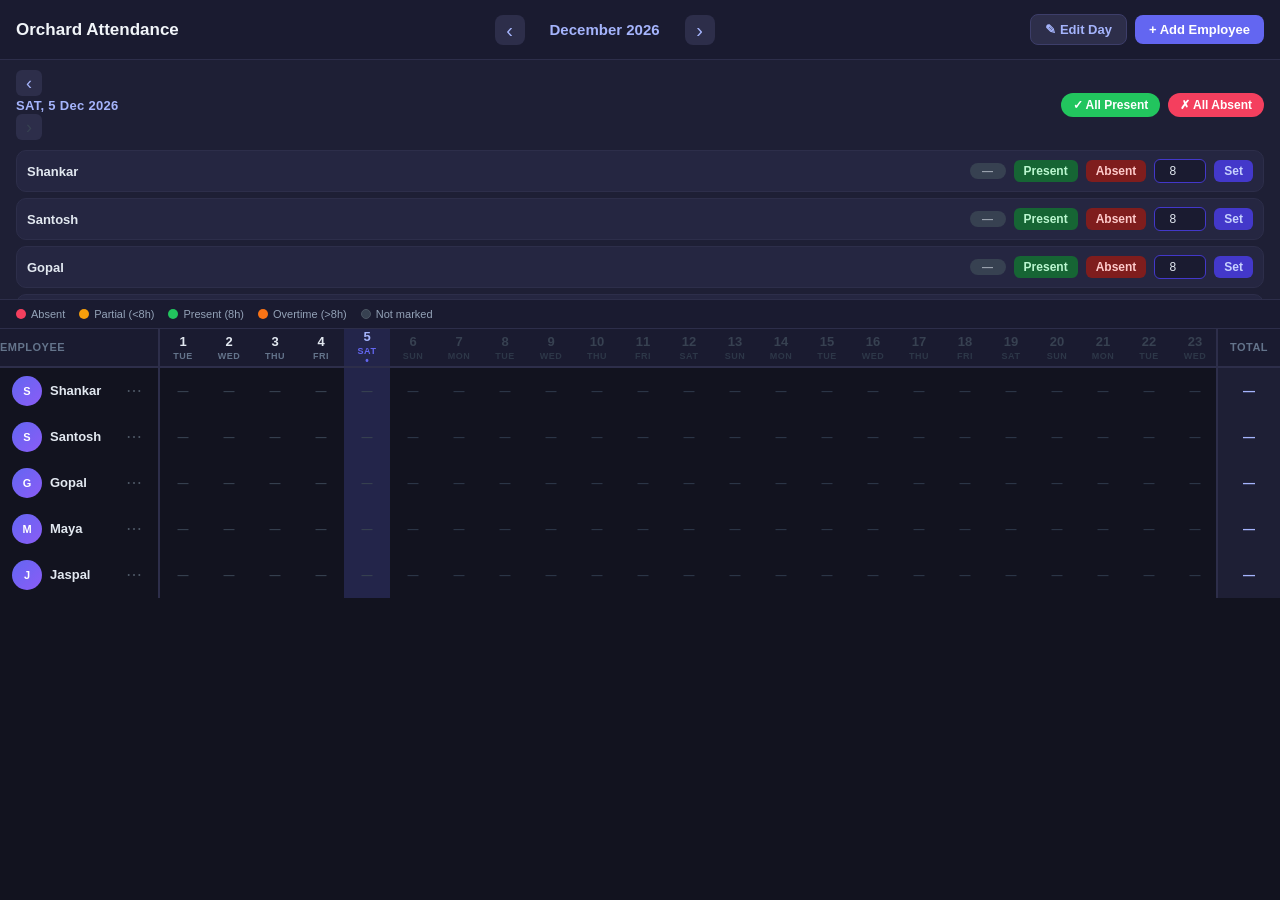
<file: docs/index.html>
<!DOCTYPE html>
<html lang="en">
<head>
  <meta charset="UTF-8" />
  <meta name="viewport" content="width=device-width, initial-scale=1.0" />
  <title>Orchard Attendance</title>
  <style>
/* ── Reset ──────────────────────────────────────────────────────────────── */
*, *::before, *::after { box-sizing: border-box; margin: 0; padding: 0; }

html, body { height: 100%; }

body {
  font-family: -apple-system, BlinkMacSystemFont, 'Segoe UI', Roboto, sans-serif;
  background: #12131f;
  color: #e2e8f0;
  display: flex;
  flex-direction: column;
  min-height: 100vh;
  overflow-x: hidden;
}

.view { display: flex; flex-direction: column; height: 100vh; overflow: hidden; }


/* ══════════════════════════════════════════════════════════
   MONTH VIEW – HEADER
══════════════════════════════════════════════════════════ */
.app-header {
  display: flex;
  align-items: center;
  justify-content: space-between;
  gap: 10px;
  padding: 14px 16px;
  background: #1a1b30;
  border-bottom: 1px solid #2d2e4a;
  flex-shrink: 0;
  flex-wrap: wrap;
}

.app-title {
  font-size: 17px;
  font-weight: 700;
  color: #f1f5f9;
  white-space: nowrap;
}

.month-nav-row {
  display: flex;
  align-items: center;
  gap: 10px;
}

.month-label {
  font-size: 15px;
  font-weight: 600;
  color: #a5b4fc;
  min-width: 140px;
  text-align: center;
}

.nav-btn {
  background: #2d2e4a;
  border: none;
  color: #a5b4fc;
  font-size: 20px;
  line-height: 1;
  width: 30px;
  height: 30px;
  border-radius: 8px;
  cursor: pointer;
  display: flex;
  align-items: center;
  justify-content: center;
  transition: background 0.15s;
}
.nav-btn:hover { background: #3d3e6a; }

.add-emp-btn {
  background: #6366f1;
  color: #fff;
  border: none;
  padding: 7px 14px;
  border-radius: 8px;
  font-size: 13px;
  font-weight: 600;
  cursor: pointer;
  white-space: nowrap;
  transition: background 0.2s;
}
.add-emp-btn:hover { background: #4f46e5; }

.header-actions {
  display: flex;
  align-items: center;
  gap: 8px;
  flex-wrap: wrap;
}

.edit-day-btn {
  background: #2d2e4a;
  color: #a5b4fc;
  border: 1px solid #3d3e6a;
  padding: 7px 14px;
  border-radius: 8px;
  font-size: 13px;
  font-weight: 600;
  cursor: pointer;
  white-space: nowrap;
  transition: background 0.2s;
}
.edit-day-btn:hover { background: #3d3e6a; }


/* ══════════════════════════════════════════════════════════
   QUICK MARK PANEL
══════════════════════════════════════════════════════════ */
.quick-panel {
  background: #1e1f35;
  border-bottom: 1px solid #2d2e4a;
  padding: 10px 16px 12px;
  flex-shrink: 0;
  max-height: 240px;
  overflow-y: auto;
}

.quick-panel-hdr {
  display: flex;
  align-items: center;
  justify-content: space-between;
  gap: 10px;
  margin-bottom: 10px;
  flex-wrap: wrap;
}

.day-nav-btn {
  background: #2d2e4a;
  border: none;
  color: #a5b4fc;
  font-size: 18px;
  line-height: 1;
  width: 26px;
  height: 26px;
  border-radius: 6px;
  cursor: pointer;
  display: flex;
  align-items: center;
  justify-content: center;
  flex-shrink: 0;
  transition: background 0.15s;
}
.day-nav-btn:hover:not(:disabled) { background: #3d3e6a; }
.day-nav-btn:disabled { color: #374151; cursor: default; }

.quick-date-label {
  font-size: 13px;
  font-weight: 700;
  color: #a5b4fc;
  letter-spacing: 0.3px;
}

.bulk-actions {
  display: flex;
  gap: 8px;
}

.bulk-btn {
  padding: 5px 12px;
  border: none;
  border-radius: 20px;
  font-size: 12px;
  font-weight: 700;
  cursor: pointer;
  transition: opacity 0.2s;
}
.bulk-btn:hover { opacity: 0.85; }
.bulk-present { background: #22c55e; color: #fff; }
.bulk-absent  { background: #f43f5e; color: #fff; }

.quick-hint {
  font-size: 13px;
  color: #64748b;
  padding: 8px 0;
}

/* Employee quick-mark cards */
.quick-emp-list {
  display: flex;
  flex-direction: column;
  gap: 6px;
}

.qcard {
  display: flex;
  align-items: center;
  gap: 8px;
  padding: 8px 10px;
  background: #252641;
  border-radius: 10px;
  border: 1px solid #2d2e4a;
  flex-wrap: wrap;
}

.qcard-name {
  font-size: 13px;
  font-weight: 600;
  color: #e2e8f0;
  min-width: 80px;
  flex: 1;
}

.qcard-badge {
  font-size: 11px;
  font-weight: 700;
  padding: 2px 8px;
  border-radius: 10px;
  min-width: 36px;
  text-align: center;
}
.badge-unmarked  { background: #374151; color: #9ca3af; }
.badge-present   { background: #16a34a; color: #fff; }
.badge-absent    { background: #dc2626; color: #fff; }
.badge-partial   { background: #d97706; color: #fff; }
.badge-overtime  { background: #ea580c; color: #fff; }

.qbtn {
  padding: 4px 10px;
  border: none;
  border-radius: 6px;
  font-size: 12px;
  font-weight: 600;
  cursor: pointer;
  transition: opacity 0.15s;
}
.qbtn:hover { opacity: 0.8; }
.qbtn-present { background: #166534; color: #bbf7d0; }
.qbtn-absent  { background: #7f1d1d; color: #fecaca; }
.qbtn-set     { background: #4338ca; color: #c7d2fe; }

.qhrs-input {
  width: 52px;
  padding: 4px 6px;
  border-radius: 6px;
  border: 1px solid #4338ca;
  background: #1a1b30;
  color: #e2e8f0;
  font-size: 12px;
  text-align: center;
}

.qcard-future {
  font-size: 11px;
  color: #4b5563;
  font-style: italic;
}


/* ══════════════════════════════════════════════════════════
   LEGEND
══════════════════════════════════════════════════════════ */
.legend-bar {
  display: flex;
  align-items: center;
  gap: 14px;
  padding: 8px 16px;
  background: #1a1b30;
  border-bottom: 1px solid #2d2e4a;
  flex-shrink: 0;
  overflow-x: auto;
  white-space: nowrap;
}

.li {
  display: inline-flex;
  align-items: center;
  gap: 5px;
  font-size: 11px;
  color: #94a3b8;
}

.ld {
  width: 10px;
  height: 10px;
  border-radius: 50%;
  flex-shrink: 0;
}
.ld-absent   { background: #f43f5e; }
.ld-partial  { background: #f59e0b; }
.ld-present  { background: #22c55e; }
.ld-overtime { background: #f97316; }
.ld-unmarked { background: #374151; border: 1px solid #4b5563; }


/* ══════════════════════════════════════════════════════════
   ATTENDANCE GRID
══════════════════════════════════════════════════════════ */
.grid-outer {
  flex: 1;
  overflow: auto;
  position: relative;
}

.att-table {
  border-collapse: separate;
  border-spacing: 0;
  min-width: max-content;
  width: 100%;
}

/* ── Header row ── */
.att-table thead th {
  position: sticky;
  top: 0;
  z-index: 3;
  background: #1a1b30;
  border-bottom: 2px solid #2d2e4a;
  white-space: nowrap;
  padding: 0;
}

/* ── Employee column (sticky left) ── */
.th-emp, .td-emp {
  position: sticky;
  left: 0;
  z-index: 4;
  background: #1a1b30;
  min-width: 160px;
  max-width: 200px;
}
.th-emp { z-index: 6; } /* corner: sticky both top and left */
.td-emp { background: #12131f; border-right: 2px solid #2d2e4a; }

/* ── Total column (sticky right) ── */
.th-total, .td-total {
  position: sticky;
  right: 0;
  z-index: 4;
  background: #1a1b30;
  min-width: 64px;
  text-align: center;
}
.th-total { z-index: 6; } /* corner */
.td-total {
  background: #1e1f35;
  font-weight: 700;
  color: #a5b4fc;
  border-left: 2px solid #2d2e4a;
  font-size: 12px;
  padding: 0 10px;
}

/* ── Header cells ── */
.th-emp {
  padding: 10px 12px;
  font-size: 11px;
  font-weight: 700;
  color: #64748b;
  letter-spacing: 0.5px;
  text-align: left;
  border-right: 2px solid #2d2e4a;
}

.th-total {
  padding: 10px 8px;
  font-size: 11px;
  font-weight: 700;
  color: #64748b;
  letter-spacing: 0.5px;
  border-left: 2px solid #2d2e4a;
}

.th-day {
  padding: 6px 4px;
  text-align: center;
  min-width: 46px;
  cursor: pointer;
  transition: background 0.15s;
  user-select: none;
}
.th-day:hover { background: #252641; }

.th-dnum {
  display: block;
  font-size: 13px;
  font-weight: 700;
  color: #e2e8f0;
  line-height: 1.2;
}
.th-dname {
  display: block;
  font-size: 9px;
  color: #64748b;
  letter-spacing: 0.5px;
  margin-top: 1px;
}
.today-bullet {
  display: block;
  font-size: 10px;
  color: #6366f1;
  line-height: 1;
}

/* Today column */
.col-today .th-dnum { color: #6366f1; }
.col-today .th-dname { color: #6366f1; }
.col-today { background: #1c1e3a; }

/* Future column */
.col-future .th-dnum { color: #374151; }
.col-future .th-dname { color: #2d3748; }

/* Selected column */
.col-selected { background: #23254a !important; }
.col-selected .th-dnum { color: #a5b4fc; }

/* ── Body rows ── */
.att-table tbody tr {
  border-bottom: 1px solid #1e1f35;
}
.att-table tbody tr:hover .td-emp { background: #1e1f35; }

/* ── Day cells ── */
.td-day {
  text-align: center;
  font-size: 11px;
  font-weight: 600;
  padding: 10px 4px;
  cursor: pointer;
  transition: background 0.12s, opacity 0.12s;
  color: #94a3b8;
}
.td-day:hover { background: #252641; }

.td-day.cell-future { color: #2d3748; cursor: default; }
.td-day.cell-future:hover { background: transparent; }

/* Column highlighting */
.td-day.cell-today-col { background: #1c1e3a; }
.td-day.cell-sel-col   { background: #23254a; }

/* Attendance status colours */
.cell-present  { color: #4ade80; }
.cell-absent   { color: #f87171; }
.cell-partial  { color: #fbbf24; }
.cell-overtime { color: #fb923c; }
.cell-unmarked { color: #374151; }

/* ── Employee name cell ── */
.emp-row-cell {
  display: flex;
  align-items: center;
  gap: 8px;
  padding: 8px 12px;
}

.emp-av {
  width: 30px;
  height: 30px;
  border-radius: 50%;
  background: linear-gradient(135deg, #6366f1, #8b5cf6);
  display: flex;
  align-items: center;
  justify-content: center;
  font-size: 11px;
  font-weight: 700;
  color: #fff;
  flex-shrink: 0;
}

.emp-nm {
  font-size: 13px;
  font-weight: 600;
  color: #e2e8f0;
  cursor: pointer;
  flex: 1;
  white-space: nowrap;
  overflow: hidden;
  text-overflow: ellipsis;
  transition: color 0.15s;
}
.emp-nm:hover { color: #a5b4fc; text-decoration: underline; }

.emp-menu {
  background: none;
  border: none;
  color: #4b5563;
  font-size: 16px;
  cursor: pointer;
  padding: 2px 4px;
  border-radius: 4px;
  flex-shrink: 0;
  line-height: 1;
  transition: color 0.15s, background 0.15s;
}
.emp-menu:hover { color: #a5b4fc; background: #2d2e4a; }


/* ══════════════════════════════════════════════════════════
   EMPLOYEE VIEW
══════════════════════════════════════════════════════════ */
.emp-header {
  display: flex;
  align-items: center;
  justify-content: space-between;
  padding: 14px 16px;
  background: #fff;
  border-bottom: 1px solid #f0f0f0;
  flex-shrink: 0;
}

.back-btn {
  background: none;
  border: none;
  font-size: 15px;
  font-weight: 600;
  color: #6366f1;
  cursor: pointer;
  padding: 4px 0;
}

.emp-header-title {
  font-size: 16px;
  font-weight: 700;
  color: #1a1a2e;
}

#employee-view {
  background: #f8fafc;
  overflow-y: auto;
}

/* ── Profile Card ── */
.ep-profile-card {
  display: flex;
  align-items: center;
  gap: 16px;
  padding: 20px 20px 16px;
  background: #fff;
  flex-wrap: wrap;
}

.ep-avatar {
  width: 68px;
  height: 68px;
  border-radius: 50%;
  background: linear-gradient(135deg, #6366f1, #8b5cf6);
  display: flex;
  align-items: center;
  justify-content: center;
  font-size: 22px;
  font-weight: 800;
  color: #fff;
  flex-shrink: 0;
}

.ep-name {
  font-size: 20px;
  font-weight: 800;
  color: #1a1a2e;
}

.ep-role {
  font-size: 13px;
  color: #6b7280;
  margin-top: 3px;
}

/* ── Edit button in profile card ── */
.ep-edit-btn {
  margin-left: auto;
  flex-shrink: 0;
  align-self: flex-start;
  background: #f3f4f6;
  border: 1px solid #e5e7eb;
  color: #6366f1;
  font-size: 13px;
  font-weight: 600;
  padding: 7px 14px;
  border-radius: 8px;
  cursor: pointer;
  transition: background 0.15s;
  white-space: nowrap;
}
.ep-edit-btn:hover { background: #e5e7eb; }

/* ── Wage badge in profile card ── */
.ep-wage-badge {
  font-size: 12px;
  font-weight: 700;
  color: #16a34a;
  margin-top: 5px;
  display: inline-block;
}
.ep-wage-unset {
  color: #9ca3af;
  font-weight: 400;
  font-style: italic;
}

/* ── Stats Row ── */
.ep-stats-row {
  display: flex;
  align-items: stretch;
  flex-wrap: wrap;
  margin: 0 16px 14px;
  background: #fff;
  border-radius: 14px;
  border: 1px solid #e5e7eb;
  overflow: hidden;
}

.ep-stat {
  flex: 1;
  display: flex;
  flex-direction: column;
  align-items: center;
  justify-content: center;
  padding: 14px 8px;
  gap: 4px;
}

.ep-stat-num {
  font-size: 22px;
  font-weight: 800;
  color: #1a1a2e;
}

.ep-stat-lbl {
  font-size: 11px;
  color: #9ca3af;
  text-align: center;
}

.ep-stat-money { color: #16a34a; }
.ep-stat-muted { color: #d1d5db; }

.ep-stat-divider {
  width: 1px;
  background: #e5e7eb;
  margin: 10px 0;
}

/* ── Calendar nav ── */
.ep-cal-nav {
  display: flex;
  align-items: center;
  justify-content: space-between;
  padding: 10px 20px 6px;
}

.ep-cal-month {
  font-size: 15px;
  font-weight: 700;
  color: #1a1a2e;
}

.ep-nav-btn {
  background: #f3f4f6;
  border: none;
  width: 32px;
  height: 32px;
  border-radius: 8px;
  font-size: 18px;
  cursor: pointer;
  color: #374151;
  display: flex;
  align-items: center;
  justify-content: center;
  transition: background 0.15s;
}
.ep-nav-btn:hover { background: #e5e7eb; }

/* ── Calendar grid ── */
.ep-calendar {
  padding: 0 16px 8px;
}

.ep-cal-header {
  display: grid;
  grid-template-columns: repeat(7, 1fr);
  margin-bottom: 4px;
}

.ep-cal-header span {
  text-align: center;
  font-size: 11px;
  font-weight: 700;
  color: #9ca3af;
  padding: 6px 0;
}

.ep-cal-grid {
  display: grid;
  grid-template-columns: repeat(7, 1fr);
  gap: 4px;
}

.ep-day {
  aspect-ratio: 1;
  display: flex;
  align-items: center;
  justify-content: center;
  border-radius: 50%;
  font-size: 13px;
  font-weight: 500;
  cursor: pointer;
  color: #374151;
  transition: all 0.12s;
  user-select: none;
  position: relative;
}

.ep-day.empty { pointer-events: none; }

.ep-day.ep-future { color: #d1d5db; cursor: default; pointer-events: none; }

.ep-day.ep-today {
  font-weight: 800;
  box-shadow: 0 0 0 2px #6366f1;
  color: #6366f1;
}

.ep-day:not(.empty):not(.ep-future):hover {
  background: #f3f4f6;
}

/* Attendance states on calendar */
.ep-day.ep-present  { background: #22c55e; color: #fff; }
.ep-day.ep-absent   { background: #f43f5e; color: #fff; }
.ep-day.ep-partial  { background: linear-gradient(135deg, #22c55e 50%, #fbbf24 50%); color: #fff; }
.ep-day.ep-overtime { background: #f97316; color: #fff; }
.ep-day.ep-unmarked { color: #374151; }

/* today + status combo */
.ep-day.ep-today.ep-present  { background: #16a34a; box-shadow: 0 0 0 2px #16a34a; color: #fff; }
.ep-day.ep-today.ep-absent   { background: #e11d48; box-shadow: 0 0 0 2px #e11d48; color: #fff; }
.ep-day.ep-today.ep-partial  { background: linear-gradient(135deg, #16a34a 50%, #d97706 50%); box-shadow: 0 0 0 2px #16a34a; color: #fff; }
.ep-day.ep-today.ep-overtime { background: #ea580c; box-shadow: 0 0 0 2px #ea580c; color: #fff; }

/* Hours label under day number */
.ep-day .ep-hrs-sub {
  position: absolute;
  bottom: 1px;
  font-size: 7px;
  font-weight: 700;
  opacity: 0.85;
  line-height: 1;
}

/* ── Employee view legend ── */
.ep-legend {
  display: flex;
  flex-wrap: wrap;
  gap: 12px;
  padding: 8px 20px 20px;
}

.ep-li {
  display: flex;
  align-items: center;
  gap: 6px;
  font-size: 12px;
  color: #6b7280;
}

.ep-ld {
  width: 13px;
  height: 13px;
  border-radius: 50%;
  flex-shrink: 0;
}
.ep-ld.present  { background: #22c55e; }
.ep-ld.absent   { background: #f43f5e; }
.ep-ld.partial  { background: linear-gradient(135deg, #22c55e 50%, #fbbf24 50%); }
.ep-ld.overtime { background: #f97316; }


/* ══════════════════════════════════════════════════════════
   CELL EDIT POPUP
══════════════════════════════════════════════════════════ */
.popup-overlay {
  position: fixed;
  inset: 0;
  z-index: 40;
  background: transparent;
}

.cell-popup {
  position: fixed;
  z-index: 50;
  background: #1e1f35;
  border: 1px solid #3d3e6a;
  border-radius: 12px;
  min-width: 220px;
  box-shadow: 0 8px 32px rgba(0,0,0,0.5);
}

.cp-header {
  display: flex;
  align-items: center;
  justify-content: space-between;
  padding: 10px 14px 8px;
  border-bottom: 1px solid #2d2e4a;
}

.cp-title {
  font-size: 12px;
  font-weight: 700;
  color: #a5b4fc;
}

.cp-close {
  background: none;
  border: none;
  color: #64748b;
  font-size: 18px;
  cursor: pointer;
  line-height: 1;
  padding: 0 2px;
}
.cp-close:hover { color: #e2e8f0; }

.cp-body {
  padding: 12px 14px 14px;
  display: flex;
  flex-direction: column;
  gap: 10px;
}

.cp-quick-row {
  display: flex;
  gap: 8px;
}

.cp-btn {
  flex: 1;
  padding: 8px 4px;
  border: none;
  border-radius: 8px;
  font-size: 12px;
  font-weight: 700;
  cursor: pointer;
  transition: opacity 0.15s;
}
.cp-btn:hover { opacity: 0.85; }
.cp-present { background: #16a34a; color: #fff; }
.cp-absent  { background: #dc2626; color: #fff; }
.cp-set     { background: #4338ca; color: #c7d2fe; flex: 0; padding: 8px 14px; }

.cp-custom-row {
  display: flex;
  align-items: center;
  gap: 8px;
}

.cp-custom-label {
  font-size: 11px;
  color: #94a3b8;
  flex: 1;
}

.cp-hours-input {
  width: 58px;
  padding: 6px 8px;
  border-radius: 6px;
  border: 1px solid #4338ca;
  background: #12131f;
  color: #e2e8f0;
  font-size: 13px;
  text-align: center;
}

.cp-clear-btn {
  width: 100%;
  padding: 7px;
  border: 1px solid #374151;
  border-radius: 8px;
  background: transparent;
  color: #6b7280;
  font-size: 12px;
  cursor: pointer;
  transition: all 0.15s;
}
.cp-clear-btn:hover { border-color: #f43f5e; color: #f43f5e; }


/* ══════════════════════════════════════════════════════════
   ADD EMPLOYEE MODAL
══════════════════════════════════════════════════════════ */
.modal-overlay {
  position: fixed;
  inset: 0;
  background: rgba(0,0,0,0.7);
  z-index: 60;
  display: flex;
  align-items: center;
  justify-content: center;
  padding: 20px;
}

.modal {
  background: #1e1f35;
  border: 1px solid #3d3e6a;
  border-radius: 16px;
  padding: 24px;
  width: 100%;
  max-width: 360px;
  box-shadow: 0 12px 48px rgba(0,0,0,0.6);
}

.modal-title {
  font-size: 17px;
  font-weight: 700;
  color: #e2e8f0;
  margin-bottom: 18px;
}

.modal-field {
  display: flex;
  flex-direction: column;
  gap: 6px;
  margin-bottom: 14px;
}

.modal-field label {
  font-size: 12px;
  font-weight: 600;
  color: #94a3b8;
}

.modal-hint {
  font-size: 12px;
  color: #64748b;
  margin-bottom: 16px;
  line-height: 1.5;
}

.modal-field input {
  padding: 10px 12px;
  border-radius: 8px;
  border: 1px solid #3d3e6a;
  background: #12131f;
  color: #e2e8f0;
  font-size: 14px;
  outline: none;
  transition: border-color 0.2s;
}
.modal-field input:focus { border-color: #6366f1; }
.modal-field input[type="date"] { color-scheme: dark; cursor: pointer; }

.modal-actions {
  display: flex;
  gap: 10px;
  margin-top: 20px;
}

.modal-cancel {
  flex: 1;
  padding: 10px;
  border: 1px solid #374151;
  border-radius: 8px;
  background: transparent;
  color: #94a3b8;
  font-size: 14px;
  font-weight: 600;
  cursor: pointer;
  transition: all 0.15s;
}
.modal-cancel:hover { border-color: #64748b; color: #e2e8f0; }

.modal-add {
  flex: 2;
  padding: 10px;
  border: none;
  border-radius: 8px;
  background: #6366f1;
  color: #fff;
  font-size: 14px;
  font-weight: 700;
  cursor: pointer;
  transition: background 0.15s;
}
.modal-add:hover { background: #4f46e5; }


/* ══════════════════════════════════════════════════════════
   CONTEXT MENU (employee ⋯)
══════════════════════════════════════════════════════════ */
.ctx-menu {
  position: fixed;
  z-index: 55;
  background: #1e1f35;
  border: 1px solid #3d3e6a;
  border-radius: 10px;
  min-width: 170px;
  box-shadow: 0 6px 20px rgba(0,0,0,0.5);
  overflow: hidden;
}

.ctx-item {
  display: block;
  width: 100%;
  padding: 11px 16px;
  background: none;
  border: none;
  text-align: left;
  font-size: 13px;
  font-weight: 500;
  color: #e2e8f0;
  cursor: pointer;
  transition: background 0.12s;
}
.ctx-item:hover { background: #2d2e4a; }
.ctx-danger { color: #f87171; }
.ctx-danger:hover { background: #3b1a1a; }


/* ══════════════════════════════════════════════════════════
   TOAST
══════════════════════════════════════════════════════════ */
.toast {
  position: fixed;
  bottom: 28px;
  left: 50%;
  transform: translateX(-50%) translateY(80px);
  background: #1e1f35;
  border: 1px solid #3d3e6a;
  color: #e2e8f0;
  padding: 10px 22px;
  border-radius: 22px;
  font-size: 13px;
  font-weight: 600;
  opacity: 0;
  transition: all 0.28s ease;
  pointer-events: none;
  white-space: nowrap;
  z-index: 100;
  box-shadow: 0 4px 16px rgba(0,0,0,0.4);
}
.toast.show {
  opacity: 1;
  transform: translateX(-50%) translateY(0);
}


/* ══════════════════════════════════════════════════════════
   MOBILE RESPONSIVE
══════════════════════════════════════════════════════════ */

/* Fix 100vh on mobile browsers (address bar eats space) */
@supports (height: 100dvh) {
  .view { height: 100dvh; }
}

@media (max-width: 640px) {

  /* ── Header ── */
  .app-header { padding: 10px 12px; gap: 8px; }
  .app-title  { font-size: 15px; }
  .month-label { font-size: 13px; min-width: 110px; }
  .nav-btn    { width: 28px; height: 28px; font-size: 18px; }
  .edit-day-btn, .add-emp-btn { padding: 6px 10px; font-size: 12px; }

  /* ── Quick panel ── */
  .quick-panel    { padding: 8px 12px 10px; max-height: 200px; }
  .qcard          { padding: 6px 8px; gap: 6px; }
  .qcard-name     { font-size: 12px; min-width: 70px; }
  .qbtn           { padding: 5px 8px; font-size: 11px; }
  .qhrs-input     { width: 46px; font-size: 11px; }
  .bulk-btn       { padding: 5px 10px; font-size: 11px; }
  .quick-date-label { font-size: 12px; }

  /* ── Legend ── */
  .legend-bar { padding: 6px 12px; gap: 10px; }
  .li         { font-size: 10px; }

  /* ── Grid ── */
  .th-emp, .td-emp { min-width: 120px; max-width: 160px; }
  .emp-row-cell    { padding: 6px 8px; gap: 6px; }
  .emp-av          { width: 26px; height: 26px; font-size: 10px; }
  .emp-nm          { font-size: 12px; }
  .emp-menu        { font-size: 14px; }
  .th-day          { min-width: 36px; padding: 4px 2px; }
  .th-dnum         { font-size: 11px; }
  .th-dname        { font-size: 8px; }
  .td-day          { padding: 9px 2px; font-size: 10px; }
  .th-total, .td-total { min-width: 46px; font-size: 10px; }

  /* ── Cell popup → bottom sheet on mobile ── */
  .cell-popup {
    position: fixed !important;
    top: auto !important;
    bottom: 0 !important;
    left: 0 !important;
    right: 0 !important;
    width: 100% !important;
    min-width: unset;
    border-radius: 20px 20px 0 0;
    border-left: none;
    border-right: none;
    border-bottom: none;
  }
  .cp-btn { padding: 10px 4px; font-size: 13px; }
  .cp-clear-btn { padding: 10px; font-size: 13px; }

  /* ── Modals ── */
  .modal { padding: 20px 16px; }
  .modal-overlay { padding: 16px; align-items: flex-end; }
  .modal { border-radius: 20px 20px 0 0; max-width: 100%; }

  /* ── Employee view ── */
  .ep-profile-card { padding: 16px 16px 12px; gap: 12px; }
  .ep-avatar       { width: 54px; height: 54px; font-size: 18px; }
  .ep-name         { font-size: 18px; }
  .ep-stats-row    { margin: 0 12px 12px; }
  .ep-stat         { padding: 10px 4px; }
  .ep-stat-num     { font-size: 17px; }
  .ep-stat-lbl     { font-size: 10px; }
  .ep-cal-nav      { padding: 8px 14px 4px; }
  .ep-calendar     { padding: 0 12px 6px; }
  .ep-cal-grid     { gap: 3px; }
  .ep-day          { font-size: 12px; }
  .ep-legend       { padding: 6px 14px 16px; gap: 10px; }
  .ep-li           { font-size: 11px; }

  /* ── Context menu – full width at bottom on touch ── */
  .ctx-menu {
    position: fixed !important;
    top: auto !important;
    bottom: 0 !important;
    left: 0 !important;
    right: 0 !important;
    width: 100% !important;
    min-width: unset;
    border-radius: 16px 16px 0 0;
    border-left: none;
    border-right: none;
    border-bottom: none;
  }
  .ctx-item { padding: 14px 20px; font-size: 15px; }
}

@media (max-width: 380px) {
  .app-title    { font-size: 13px; }
  .month-label  { min-width: 96px; font-size: 12px; }
  .th-emp, .td-emp { min-width: 100px; }
  .emp-av       { width: 22px; height: 22px; font-size: 9px; }
  .ep-stat-num  { font-size: 15px; }
}

</style>
</head>
<body>

  <!-- ══════════════════════════════════════════════════════════════════
       MONTH VIEW  (default)
  ══════════════════════════════════════════════════════════════════ -->
  <div id="month-view" class="view">

    <!-- Header -->
    <header class="app-header">
      <span class="app-title">Orchard Attendance</span>
      <div class="month-nav-row">
        <button class="nav-btn" id="mv-prev">&#8249;</button>
        <span class="month-label" id="mv-month-label">February 2026</span>
        <button class="nav-btn" id="mv-next">&#8250;</button>
      </div>
      <div class="header-actions">
        <button class="edit-day-btn" id="edit-day-btn">&#9998; Edit Day</button>
        <button class="add-emp-btn" id="add-emp-btn">+ Add Employee</button>
      </div>
    </header>

    <!-- Quick Mark Panel -->
    <div class="quick-panel" id="quick-panel">
      <div class="quick-panel-hdr">
        <div class="quick-date-info">
          <button class="day-nav-btn" id="qd-prev" style="display:none">&#8249;</button>
          <span class="quick-date-label" id="quick-date-label">Select a day to mark attendance</span>
          <button class="day-nav-btn" id="qd-next" style="display:none">&#8250;</button>
        </div>
        <div class="bulk-actions" id="bulk-actions" style="display:none">
          <button class="bulk-btn bulk-present" id="bulk-present">&#10003; All Present</button>
          <button class="bulk-btn bulk-absent"  id="bulk-absent">&#10007; All Absent</button>
        </div>
      </div>
      <div class="quick-emp-list" id="quick-emp-list">
        <p class="quick-hint">&#8593; Click any day column above to mark attendance</p>
      </div>
    </div>

    <!-- Legend -->
    <div class="legend-bar">
      <span class="li"><span class="ld ld-absent"></span>Absent</span>
      <span class="li"><span class="ld ld-partial"></span>Partial (&lt;8h)</span>
      <span class="li"><span class="ld ld-present"></span>Present (8h)</span>
      <span class="li"><span class="ld ld-overtime"></span>Overtime (&gt;8h)</span>
      <span class="li"><span class="ld ld-unmarked"></span>Not marked</span>
    </div>

    <!-- Attendance Grid -->
    <div class="grid-outer" id="grid-outer">
      <table class="att-table">
        <thead><tr id="grid-head-row"></tr></thead>
        <tbody id="grid-body"></tbody>
      </table>
    </div>

  </div><!-- /month-view -->


  <!-- ══════════════════════════════════════════════════════════════════
       EMPLOYEE VIEW
  ══════════════════════════════════════════════════════════════════ -->
  <div id="employee-view" class="view" style="display:none">
    <header class="emp-header">
      <button class="back-btn" id="back-btn">&#8592; Back</button>
      <span class="emp-header-title">Employee Details</span>
      <span></span>
    </header>
    <div id="emp-view-content"></div>
  </div>


  <!-- ══════════════════════════════════════════════════════════════════
       CELL EDIT POPUP  (shared between both views)
  ══════════════════════════════════════════════════════════════════ -->
  <div class="popup-overlay" id="popup-overlay" style="display:none"></div>
  <div class="cell-popup" id="cell-popup" style="display:none">
    <div class="cp-header">
      <span class="cp-title" id="cp-title"></span>
      <button class="cp-close" id="cp-close">&times;</button>
    </div>
    <div class="cp-body">
      <div class="cp-quick-row">
        <button class="cp-btn cp-present" id="cp-present">&#10003; Present (8h)</button>
        <button class="cp-btn cp-absent"  id="cp-absent">&#10007; Absent (0h)</button>
      </div>
      <div class="cp-custom-row">
        <label class="cp-custom-label">Custom hours:</label>
        <input class="cp-hours-input" type="number" id="cp-hours" min="0" max="24" step="0.5" value="8" />
        <button class="cp-btn cp-set" id="cp-set">Set</button>
      </div>
      <button class="cp-clear-btn" id="cp-clear">Clear / Unmark</button>
    </div>
  </div>


  <!-- ══════════════════════════════════════════════════════════════════
       ADD EMPLOYEE MODAL
  ══════════════════════════════════════════════════════════════════ -->
  <div class="modal-overlay" id="modal-overlay" style="display:none">
    <div class="modal">
      <h3 class="modal-title">Add New Employee</h3>
      <div class="modal-field">
        <label>Name</label>
        <input type="text" id="new-emp-name" placeholder="e.g. Ravi Kumar" autocomplete="off" />
      </div>
      <div class="modal-field">
        <label>Role</label>
        <input type="text" id="new-emp-role" placeholder="e.g. Maid, Driver, Cook" autocomplete="off" />
      </div>
      <div class="modal-actions">
        <button class="modal-cancel" id="modal-cancel">Cancel</button>
        <button class="modal-add"    id="modal-add">Add Employee</button>
      </div>
    </div>
  </div>

  <!-- ══════════════════════════════════════════════════════════════════
       EDIT DAY MODAL
  ══════════════════════════════════════════════════════════════════ -->
  <div class="modal-overlay" id="edit-day-overlay" style="display:none">
    <div class="modal">
      <h3 class="modal-title">&#9998; Edit a Previous Day</h3>
      <p class="modal-hint">Jump to any past date to view and edit attendance.</p>
      <div class="modal-field">
        <label>Select Date</label>
        <input type="date" id="edit-day-date" />
      </div>
      <div class="modal-actions">
        <button class="modal-cancel" id="edit-day-cancel">Cancel</button>
        <button class="modal-add"    id="edit-day-go">Go to Day</button>
      </div>
    </div>
  </div>

  <!-- ══════════════════════════════════════════════════════════════════
       EDIT EMPLOYEE MODAL
  ══════════════════════════════════════════════════════════════════ -->
  <div class="modal-overlay" id="edit-emp-overlay" style="display:none">
    <div class="modal">
      <h3 class="modal-title">Edit Employee</h3>
      <div class="modal-field">
        <label>Name</label>
        <input type="text" id="edit-emp-name" placeholder="e.g. Ravi Kumar" autocomplete="off" />
      </div>
      <div class="modal-field">
        <label>Role</label>
        <input type="text" id="edit-emp-role" placeholder="e.g. Maid, Driver, Cook" autocomplete="off" />
      </div>
      <div class="modal-field">
        <label>Daily Wage (&#8377;)</label>
        <input type="number" id="edit-emp-wage" placeholder="e.g. 500" min="0" step="1" />
      </div>
      <div class="modal-actions">
        <button class="modal-cancel" id="edit-emp-cancel">Cancel</button>
        <button class="modal-add"    id="edit-emp-save">Save</button>
      </div>
    </div>
  </div>

  <!-- Employee context menu -->
  <div class="ctx-menu" id="ctx-menu" style="display:none">
    <button class="ctx-item" id="ctx-view">&#128100; View Details</button>
    <button class="ctx-item" id="ctx-edit">&#9998; Edit Name / Role</button>
    <button class="ctx-item ctx-danger" id="ctx-remove">&#128465; Remove Employee</button>
  </div>

  <!-- Toast -->
  <div class="toast" id="toast"></div>

  <script>
// ─── Constants ───────────────────────────────────────────────────────────────
const TODAY       = new Date();
const MONTHS      = ['January','February','March','April','May','June',
                     'July','August','September','October','November','December'];
const DAYS_SHORT  = ['SUN','MON','TUE','WED','THU','FRI','SAT'];

// ─── State ───────────────────────────────────────────────────────────────────
let S = {
  employees: [
    { id: 'e1', name: 'Shankar',  role: 'Worker' },
    { id: 'e2', name: 'Santosh',  role: 'Worker' },
    { id: 'e3', name: 'Gopal',    role: 'Worker' },
    { id: 'e4', name: 'Maya',     role: 'Maid'   },
    { id: 'e5', name: 'Jaspal',   role: 'Worker' },
  ],
  attendance: {},   // key: `${empId}|YYYY-MM-DD`  → hours (number, 0 = absent)
  viewYear:   TODAY.getFullYear(),
  viewMonth:  TODAY.getMonth(),
  selDay:     TODAY.getDate(),     // selected day in month view
  selEmpId:   null,
  empViewYear:  TODAY.getFullYear(),
  empViewMonth: TODAY.getMonth(),
  curView:    'month',             // 'month' | 'employee'
};

// Transient (not saved)
let popupEmpId = null;
let popupDay   = null;
let popupView  = 'month';         // which view opened the popup
let ctxEmpId   = null;

// ─── Persistence ─────────────────────────────────────────────────────────────
function save() {
  localStorage.setItem('orchard_v2', JSON.stringify({
    e: S.employees,
    a: S.attendance,
  }));
}

function load() {
  try {
    const raw = localStorage.getItem('orchard_v2');
    if (!raw) return;
    const d = JSON.parse(raw);
    if (Array.isArray(d.e) && d.e.length) S.employees  = d.e;
    if (d.a && typeof d.a === 'object')   S.attendance = d.a;
  } catch { /* ignore */ }
}

// ─── Key Helpers ──────────────────────────────────────────────────────────────
function dk(y, m, d) {
  return `${y}-${String(m + 1).padStart(2,'0')}-${String(d).padStart(2,'0')}`;
}
function ak(empId, dateStr) { return `${empId}|${dateStr}`; }

function getHrs(empId, dateStr) {
  const v = S.attendance[ak(empId, dateStr)];
  return v === undefined ? null : v;
}

function setHrs(empId, dateStr, hours) {
  if (hours === null) delete S.attendance[ak(empId, dateStr)];
  else S.attendance[ak(empId, dateStr)] = Number(hours);
  save();
}

// ─── Date Helpers ─────────────────────────────────────────────────────────────
function dim(y, m)   { return new Date(y, m + 1, 0).getDate(); }
function dow(y, m, d){ return new Date(y, m, d).getDay(); }   // 0=Sun

function dayStatus(y, m, d) {
  const td = new Date(TODAY.getFullYear(), TODAY.getMonth(), TODAY.getDate());
  const cd = new Date(y, m, d);
  if (cd.getTime() === td.getTime()) return 'today';
  if (cd < td) return 'past';
  return 'future';
}

// ─── Status / Labels ──────────────────────────────────────────────────────────
function statusOf(hrs) {
  if (hrs === null)  return 'unmarked';
  if (hrs === 0)     return 'absent';
  if (hrs < 8)       return 'partial';
  if (hrs === 8)     return 'present';
  return 'overtime';
}

function hrsLabel(hrs) {
  if (hrs === null) return '—';
  if (hrs === 0)    return 'Abs';
  return `${hrs}h`;
}

function fmtMoney(n) {
  return '\u20B9' + Math.round(n).toLocaleString('en-IN');
}

function initials(name) {
  return name.split(' ').map(w => w[0] || '').join('').slice(0, 2).toUpperCase();
}

// ─── Toast ────────────────────────────────────────────────────────────────────
let toastTimer;
function toast(msg) {
  const el = document.getElementById('toast');
  el.textContent = msg;
  el.classList.add('show');
  clearTimeout(toastTimer);
  toastTimer = setTimeout(() => el.classList.remove('show'), 2400);
}


// ════════════════════════════════════════════════════════════
// MONTH GRID VIEW
// ════════════════════════════════════════════════════════════

function renderMonthView() {
  const { viewYear: y, viewMonth: m, selDay } = S;
  const totalDays = dim(y, m);

  document.getElementById('mv-month-label').textContent = `${MONTHS[m]} ${y}`;

  // ── Build header row ──────────────────────────────────────
  const headRow = document.getElementById('grid-head-row');
  headRow.innerHTML = '';

  // Employee th
  const empTh = document.createElement('th');
  empTh.className = 'th-emp';
  empTh.textContent = 'EMPLOYEE';
  headRow.appendChild(empTh);

  // Day ths
  for (let d = 1; d <= totalDays; d++) {
    const th   = document.createElement('th');
    th.className = 'th-day';
    const ds   = dayStatus(y, m, d);
    const isSel = d === selDay;

    if (ds === 'today')  th.classList.add('col-today');
    if (ds === 'future') th.classList.add('col-future');
    if (isSel)           th.classList.add('col-selected');

    th.innerHTML =
      `<span class="th-dnum">${d}</span>` +
      `<span class="th-dname">${DAYS_SHORT[dow(y, m, d)]}</span>` +
      (ds === 'today' ? '<span class="today-bullet">•</span>' : '');

    th.dataset.day = d;
    th.addEventListener('click', () => { S.selDay = d; renderMonthView(); });
    headRow.appendChild(th);
  }

  // Total th
  const totTh = document.createElement('th');
  totTh.className = 'th-total';
  totTh.textContent = 'TOTAL';
  headRow.appendChild(totTh);

  // ── Build body rows ───────────────────────────────────────
  const tbody = document.getElementById('grid-body');
  tbody.innerHTML = '';

  for (const emp of S.employees) {
    const tr = document.createElement('tr');

    // Employee name cell
    const nameTd = document.createElement('td');
    nameTd.className = 'td-emp';
    nameTd.innerHTML =
      `<div class="emp-row-cell">` +
        `<span class="emp-av">${initials(emp.name)}</span>` +
        `<span class="emp-nm" data-id="${emp.id}">${emp.name}</span>` +
        `<button class="emp-menu" data-id="${emp.id}" title="Options">&#8943;</button>` +
      `</div>`;

    nameTd.querySelector('.emp-nm').addEventListener('click', () => openEmployeeView(emp.id));
    nameTd.querySelector('.emp-menu').addEventListener('click', e => showCtxMenu(emp.id, e));
    tr.appendChild(nameTd);

    // Day cells
    let monthTotal = 0;
    for (let d = 1; d <= totalDays; d++) {
      const dateStr = dk(y, m, d);
      const hrs     = getHrs(emp.id, dateStr);
      const status  = statusOf(hrs);
      const ds      = dayStatus(y, m, d);
      const isSel   = d === selDay;

      if (hrs !== null) monthTotal += hrs;

      const td = document.createElement('td');
      td.className = `td-day cell-${status}`;
      if (ds === 'today')  td.classList.add('cell-today-col');
      if (ds === 'future') td.classList.add('cell-future');
      if (isSel)           td.classList.add('cell-sel-col');

      td.textContent   = hrsLabel(hrs);
      td.dataset.empId = emp.id;
      td.dataset.day   = d;

      if (ds !== 'future') {
        td.addEventListener('click', e => openCellPopup(emp.id, d, td, e));
      }
      tr.appendChild(td);
    }

    // Total cell
    const totTd = document.createElement('td');
    totTd.className = 'td-total';
    totTd.textContent = monthTotal > 0 ? `${monthTotal}h` : '—';
    tr.appendChild(totTd);

    tbody.appendChild(tr);
  }

  renderQuickPanel();

  // Scroll selected / today column into view
  requestAnimationFrame(() => {
    const selTh = headRow.querySelector('.col-selected') ||
                  headRow.querySelector('.col-today');
    if (selTh) selTh.scrollIntoView({ behavior: 'smooth', block: 'nearest', inline: 'center' });
  });
}

// ─── Quick Mark Panel ────────────────────────────────────────────────────────
function renderQuickPanel() {
  const { selDay, viewYear: y, viewMonth: m } = S;
  const dateStr  = selDay ? dk(y, m, selDay) : null;
  const ds       = selDay ? dayStatus(y, m, selDay) : null;
  const isFuture = ds === 'future';

  const labelEl     = document.getElementById('quick-date-label');
  const bulkActions = document.getElementById('bulk-actions');
  const listEl      = document.getElementById('quick-emp-list');
  const prevBtn     = document.getElementById('qd-prev');
  const nextBtn     = document.getElementById('qd-next');

  if (!selDay) {
    prevBtn.style.display = 'none';
    nextBtn.style.display = 'none';
    bulkActions.style.display = 'none';
    listEl.innerHTML = '<p class="quick-hint">&#8593; Click any day column above to mark attendance</p>';
    return;
  }

  // Show nav arrows; disable next if already on today
  prevBtn.style.display = '';
  nextBtn.style.display = '';
  const todayDate = new Date(TODAY.getFullYear(), TODAY.getMonth(), TODAY.getDate());
  const selDate   = new Date(y, m, selDay);
  nextBtn.disabled = selDate >= todayDate;

  const dayLabel = `${DAYS_SHORT[dow(y, m, selDay)]}, ${selDay} ${MONTHS[m].slice(0,3)} ${y}`;
  labelEl.textContent = dayLabel;

  bulkActions.style.display = isFuture ? 'none' : 'flex';
  listEl.innerHTML = '';

  S.employees.forEach(emp => {
    const hrs    = getHrs(emp.id, dateStr);
    const status = statusOf(hrs);

    const card = document.createElement('div');
    card.className = 'qcard';

    if (isFuture) {
      card.innerHTML =
        `<span class="qcard-name">${emp.name}</span>` +
        `<span class="qcard-future">Future date – cannot mark</span>`;
    } else {
      const defHrs = (hrs !== null && hrs !== 0 && hrs !== 8) ? hrs : 8;
      card.innerHTML =
        `<span class="qcard-name">${emp.name}</span>` +
        `<span class="qcard-badge badge-${status}">${hrsLabel(hrs)}</span>` +
        `<button class="qbtn qbtn-present" data-emp="${emp.id}">Present</button>` +
        `<button class="qbtn qbtn-absent"  data-emp="${emp.id}">Absent</button>` +
        `<input  class="qhrs-input" type="number" min="0" max="24" step="0.5" value="${defHrs}" />` +
        `<button class="qbtn qbtn-set"     data-emp="${emp.id}">Set</button>`;

      const inp = card.querySelector('.qhrs-input');
      card.querySelector('.qbtn-present').addEventListener('click', () => {
        setHrs(emp.id, dateStr, 8);
        renderMonthView();
        toast(`${emp.name}: Present (8h)`);
      });
      card.querySelector('.qbtn-absent').addEventListener('click', () => {
        setHrs(emp.id, dateStr, 0);
        renderMonthView();
        toast(`${emp.name}: Absent`);
      });
      card.querySelector('.qbtn-set').addEventListener('click', () => {
        const v = parseFloat(inp.value);
        if (isNaN(v) || v < 0 || v > 24) { toast('Enter hours between 0 and 24'); return; }
        setHrs(emp.id, dateStr, v);
        renderMonthView();
        toast(`${emp.name}: ${v}h`);
      });
    }

    listEl.appendChild(card);
  });
}

// ─── Day navigation (prev / next) ────────────────────────────────────────────
function changeSelDay(dir) {
  if (!S.selDay) return;
  let y = S.viewYear, m = S.viewMonth, d = S.selDay + dir;

  if (d < 1) {
    m--;
    if (m < 0) { m = 11; y--; }
    d = dim(y, m);
  } else if (d > dim(y, m)) {
    m++;
    if (m > 11) { m = 0; y++; }
    d = 1;
  }

  // Never step into the future
  const target    = new Date(y, m, d);
  const todayDate = new Date(TODAY.getFullYear(), TODAY.getMonth(), TODAY.getDate());
  if (target > todayDate) return;

  S.viewYear  = y;
  S.viewMonth = m;
  S.selDay    = d;
  closeCellPopup();
  renderMonthView();
}

// ─── Mark All for selected day ────────────────────────────────────────────────
function markAllForDay(type) {
  if (!S.selDay) return;
  const dateStr = dk(S.viewYear, S.viewMonth, S.selDay);
  const hrs     = type === 'present' ? 8 : 0;
  S.employees.forEach(emp => setHrs(emp.id, dateStr, hrs));
  renderMonthView();
  toast(type === 'present' ? 'All marked Present (8h)' : 'All marked Absent');
}

// ─── Month navigation (month view) ───────────────────────────────────────────
function changeMonthView(dir) {
  S.viewMonth += dir;
  if (S.viewMonth > 11) { S.viewMonth = 0;  S.viewYear++;  }
  if (S.viewMonth < 0)  { S.viewMonth = 11; S.viewYear--;  }
  // Keep selDay within valid range
  S.selDay = Math.min(S.selDay, dim(S.viewYear, S.viewMonth));
  closeCellPopup();
  renderMonthView();
}


// ════════════════════════════════════════════════════════════
// CELL EDIT POPUP
// ════════════════════════════════════════════════════════════

function openCellPopup(empId, day, cellEl, evt) {
  evt.stopPropagation();
  popupEmpId = empId;
  popupDay   = day;
  popupView  = S.curView;

  const y  = S.curView === 'month' ? S.viewYear  : S.empViewYear;
  const m  = S.curView === 'month' ? S.viewMonth : S.empViewMonth;
  const dateStr = dk(y, m, day);
  const hrs     = getHrs(empId, dateStr);
  const emp     = S.employees.find(e => e.id === empId);
  const dayName = DAYS_SHORT[dow(y, m, day)];

  document.getElementById('cp-title').textContent =
    `${emp.name} – ${dayName} ${day} ${MONTHS[m].slice(0,3)} ${y}`;
  document.getElementById('cp-hours').value = hrs !== null ? hrs : 8;

  const popup   = document.getElementById('cell-popup');
  const overlay = document.getElementById('popup-overlay');
  popup.style.display   = 'block';
  overlay.style.display = 'block';

  // Position near cell
  const rect = cellEl.getBoundingClientRect();
  let top  = rect.bottom + 6;
  let left = rect.left;
  popup.style.top  = `${top}px`;
  popup.style.left = `${left}px`;

  requestAnimationFrame(() => {
    const pw = popup.offsetWidth;
    const ph = popup.offsetHeight;
    if (left + pw > window.innerWidth - 8)  left = window.innerWidth  - pw - 8;
    if (top  + ph > window.innerHeight - 8) top  = rect.top - ph - 6;
    popup.style.top  = `${top}px`;
    popup.style.left = `${left}px`;
  });
}

function closeCellPopup() {
  document.getElementById('cell-popup').style.display   = 'none';
  document.getElementById('popup-overlay').style.display = 'none';
  popupEmpId = null;
  popupDay   = null;
}

function applyPopup(hrs) {
  if (popupEmpId === null || popupDay === null) return;
  const y = popupView === 'month' ? S.viewYear  : S.empViewYear;
  const m = popupView === 'month' ? S.viewMonth : S.empViewMonth;
  const dateStr = dk(y, m, popupDay);
  const emp = S.employees.find(e => e.id === popupEmpId);

  setHrs(popupEmpId, dateStr, hrs);
  closeCellPopup();

  const label = hrs === null ? 'Cleared' : hrs === 0 ? 'Absent' : `${hrs}h`;
  toast(`${emp.name}: ${label}`);

  if (popupView === 'month')    renderMonthView();
  else                          renderEmployeeView();
}


// ════════════════════════════════════════════════════════════
// EMPLOYEE VIEW
// ════════════════════════════════════════════════════════════

function openEmployeeView(empId) {
  S.curView     = 'employee';
  S.selEmpId    = empId;
  S.empViewYear  = S.viewYear;
  S.empViewMonth = S.viewMonth;
  closeCtxMenu();
  document.getElementById('month-view').style.display    = 'none';
  document.getElementById('employee-view').style.display = '';
  renderEmployeeView();
}

function closeEmployeeView() {
  S.curView  = 'month';
  S.selEmpId = null;
  closeCellPopup();
  document.getElementById('employee-view').style.display = 'none';
  document.getElementById('month-view').style.display    = '';
  renderMonthView();
}

function renderEmployeeView() {
  const emp = S.employees.find(e => e.id === S.selEmpId);
  if (!emp) return;

  const y = S.empViewYear, m = S.empViewMonth;
  const totalDays = dim(y, m);

  // ── Calculate stats ───────────────────────────────────────
  const wage = emp.wage || 0;
  let monthHrs = 0, allTimeHrs = 0;
  let presentCount = 0, absentCount = 0;
  let monthEarnings = 0, allTimeEarnings = 0;

  for (let d = 1; d <= totalDays; d++) {
    const h = getHrs(emp.id, dk(y, m, d));
    if (h !== null) {
      monthHrs += h;
      if (wage && h > 0) monthEarnings += (h / 8) * wage;
    }
  }

  for (const [key, val] of Object.entries(S.attendance)) {
    if (key.startsWith(`${emp.id}|`)) {
      allTimeHrs += val;
      if (val > 0) { presentCount++; if (wage) allTimeEarnings += (val / 8) * wage; }
      if (val === 0) absentCount++;
    }
  }

  const wageLabel      = wage ? `${fmtMoney(wage)}/day` : 'Tap Edit to set wage';
  const monthEarnStr   = wage ? fmtMoney(monthEarnings)   : '—';
  const totalEarnStr   = wage ? fmtMoney(allTimeEarnings)  : '—';

  // ── Render ────────────────────────────────────────────────
  const content = document.getElementById('emp-view-content');
  content.innerHTML =
    `<div class="ep-profile-card">
       <div class="ep-avatar">${initials(emp.name)}</div>
       <div class="ep-info">
         <h2 class="ep-name">${emp.name}</h2>
         <p class="ep-role">${emp.role}</p>
         <p class="ep-wage-badge ${wage ? '' : 'ep-wage-unset'}">${wageLabel}</p>
       </div>
       <button class="ep-edit-btn" id="ep-edit-btn">&#9998; Edit</button>
     </div>

     <div class="ep-stats-row">
       <div class="ep-stat">
         <span class="ep-stat-num">${monthHrs}h</span>
         <span class="ep-stat-lbl">This Month</span>
       </div>
       <div class="ep-stat-divider"></div>
       <div class="ep-stat">
         <span class="ep-stat-num ${!wage ? 'ep-stat-muted' : 'ep-stat-money'}">${monthEarnStr}</span>
         <span class="ep-stat-lbl">Month Earned</span>
       </div>
       <div class="ep-stat-divider"></div>
       <div class="ep-stat">
         <span class="ep-stat-num ${!wage ? 'ep-stat-muted' : 'ep-stat-money'}">${totalEarnStr}</span>
         <span class="ep-stat-lbl">Total Earned</span>
       </div>
       <div class="ep-stat-divider"></div>
       <div class="ep-stat">
         <span class="ep-stat-num">${presentCount}</span>
         <span class="ep-stat-lbl">Days Present</span>
       </div>
       <div class="ep-stat-divider"></div>
       <div class="ep-stat">
         <span class="ep-stat-num">${absentCount}</span>
         <span class="ep-stat-lbl">Days Absent</span>
       </div>
     </div>

     <div class="ep-cal-nav">
       <button class="ep-nav-btn" id="ep-prev">&#8249;</button>
       <span class="ep-cal-month">${MONTHS[m]} ${y}</span>
       <button class="ep-nav-btn" id="ep-next">&#8250;</button>
     </div>

     <div class="ep-calendar">
       <div class="ep-cal-header">
         <span>Sun</span><span>Mon</span><span>Tue</span><span>Wed</span>
         <span>Thu</span><span>Fri</span><span>Sat</span>
       </div>
       <div class="ep-cal-grid" id="ep-cal-grid"></div>
     </div>

     <div class="ep-legend">
       <span class="ep-li"><span class="ep-ld present"></span>Present (8h)</span>
       <span class="ep-li"><span class="ep-ld absent"></span>Absent</span>
       <span class="ep-li"><span class="ep-ld partial"></span>Partial (&lt;8h)</span>
       <span class="ep-li"><span class="ep-ld overtime"></span>Overtime (&gt;8h)</span>
     </div>`;

  // Build calendar grid
  const grid      = document.getElementById('ep-cal-grid');
  const firstDow  = dow(y, m, 1); // 0=Sun

  // Blank cells for offset
  for (let i = 0; i < firstDow; i++) {
    const blank = document.createElement('div');
    blank.className = 'ep-day empty';
    grid.appendChild(blank);
  }

  // Day cells
  for (let d = 1; d <= totalDays; d++) {
    const dateStr = dk(y, m, d);
    const hrs     = getHrs(emp.id, dateStr);
    const status  = statusOf(hrs);
    const ds      = dayStatus(y, m, d);

    const cell = document.createElement('div');
    cell.className = `ep-day ep-${status}`;
    if (ds === 'today')  cell.classList.add('ep-today');
    if (ds === 'future') cell.classList.add('ep-future');

    cell.textContent = d;

    // Sub-label showing hours
    if (hrs !== null && hrs !== 8 && hrs !== 0) {
      const sub = document.createElement('span');
      sub.className   = 'ep-hrs-sub';
      sub.textContent = `${hrs}h`;
      cell.appendChild(sub);
    }

    if (ds !== 'future') {
      cell.title = hrs !== null ? `${hrs}h` : 'Not marked';
      cell.addEventListener('click', e => openCellPopup(emp.id, d, cell, e));
    }
    grid.appendChild(cell);
  }

  // Edit button in profile card
  document.getElementById('ep-edit-btn').addEventListener('click', () => openEditEmpModal(S.selEmpId));

  // Month navigation
  document.getElementById('ep-prev').addEventListener('click', () => {
    S.empViewMonth--;
    if (S.empViewMonth < 0) { S.empViewMonth = 11; S.empViewYear--; }
    closeCellPopup();
    renderEmployeeView();
  });
  document.getElementById('ep-next').addEventListener('click', () => {
    S.empViewMonth++;
    if (S.empViewMonth > 11) { S.empViewMonth = 0; S.empViewYear++; }
    closeCellPopup();
    renderEmployeeView();
  });
}


// ════════════════════════════════════════════════════════════
// ADD EMPLOYEE
// ════════════════════════════════════════════════════════════

function openAddEmployeeModal() {
  document.getElementById('new-emp-name').value = '';
  document.getElementById('new-emp-role').value = '';
  document.getElementById('modal-overlay').style.display = 'flex';
  setTimeout(() => document.getElementById('new-emp-name').focus(), 80);
}

function closeAddEmployeeModal() {
  document.getElementById('modal-overlay').style.display = 'none';
}

function addEmployee() {
  const name = document.getElementById('new-emp-name').value.trim();
  const role = document.getElementById('new-emp-role').value.trim() || 'Worker';
  if (!name) { toast('Please enter a name'); return; }
  const id = 'e' + Date.now();
  S.employees.push({ id, name, role });
  save();
  closeAddEmployeeModal();
  renderMonthView();
  toast(`${name} added`);
}


// ════════════════════════════════════════════════════════════
// EDIT PREVIOUS DAY
// ════════════════════════════════════════════════════════════

function openEditDayModal() {
  const todayStr = dk(TODAY.getFullYear(), TODAY.getMonth(), TODAY.getDate());
  const inp = document.getElementById('edit-day-date');
  inp.max   = todayStr;
  // Pre-fill with currently selected day (if past/today), else today
  const curStr = S.selDay ? dk(S.viewYear, S.viewMonth, S.selDay) : todayStr;
  inp.value = curStr <= todayStr ? curStr : todayStr;
  document.getElementById('edit-day-overlay').style.display = 'flex';
  setTimeout(() => inp.focus(), 80);
}

function closeEditDayModal() {
  document.getElementById('edit-day-overlay').style.display = 'none';
}

function applyEditDay() {
  const val = document.getElementById('edit-day-date').value;
  if (!val) { toast('Please select a date'); return; }

  const parts = val.split('-');
  const y = Number(parts[0]), month = Number(parts[1]) - 1, d = Number(parts[2]);

  const selected = new Date(y, month, d);
  const todayDate = new Date(TODAY.getFullYear(), TODAY.getMonth(), TODAY.getDate());
  if (selected > todayDate) { toast('Cannot edit future dates'); return; }

  S.viewYear  = y;
  S.viewMonth = month;
  S.selDay    = d;
  closeEditDayModal();

  // If in employee view, switch back to month view
  if (S.curView !== 'month') {
    S.curView = 'month';
    S.selEmpId = null;
    closeCellPopup();
    document.getElementById('employee-view').style.display = 'none';
    document.getElementById('month-view').style.display    = '';
  }

  renderMonthView();
  toast(`Editing ${DAYS_SHORT[new Date(y, month, d).getDay()]}, ${d} ${MONTHS[month].slice(0,3)} ${y}`);
}


// ════════════════════════════════════════════════════════════
// EDIT EMPLOYEE NAME / ROLE
// ════════════════════════════════════════════════════════════

let editEmpId = null;

function openEditEmpModal(empId) {
  const emp = S.employees.find(e => e.id === empId);
  if (!emp) return;
  editEmpId = empId;
  document.getElementById('edit-emp-name').value = emp.name;
  document.getElementById('edit-emp-role').value = emp.role;
  document.getElementById('edit-emp-wage').value = emp.wage || '';
  document.getElementById('edit-emp-overlay').style.display = 'flex';
  setTimeout(() => document.getElementById('edit-emp-name').focus(), 80);
}

function closeEditEmpModal() {
  document.getElementById('edit-emp-overlay').style.display = 'none';
  editEmpId = null;
}

function saveEditEmp() {
  const name    = document.getElementById('edit-emp-name').value.trim();
  const role    = document.getElementById('edit-emp-role').value.trim() || 'Worker';
  const wageRaw = document.getElementById('edit-emp-wage').value;
  const wage    = wageRaw !== '' ? Math.max(0, Math.round(Number(wageRaw))) : 0;
  if (!name) { toast('Please enter a name'); return; }
  const emp = S.employees.find(e => e.id === editEmpId);
  if (!emp) return;
  emp.name = name;
  emp.role = role;
  emp.wage = wage;
  save();
  closeEditEmpModal();
  if (S.curView === 'employee' && S.selEmpId === editEmpId) renderEmployeeView();
  else renderMonthView();
  toast(`Updated: ${name}`);
}


// ════════════════════════════════════════════════════════════
// REMOVE EMPLOYEE  (context menu)
// ════════════════════════════════════════════════════════════

function showCtxMenu(empId, evt) {
  evt.stopPropagation();
  ctxEmpId = empId;
  const menu = document.getElementById('ctx-menu');
  menu.style.display = 'block';

  let top  = evt.clientY;
  let left = evt.clientX;
  menu.style.top  = `${top}px`;
  menu.style.left = `${left}px`;

  requestAnimationFrame(() => {
    const mw = menu.offsetWidth, mh = menu.offsetHeight;
    if (left + mw > window.innerWidth  - 8) left = window.innerWidth  - mw - 8;
    if (top  + mh > window.innerHeight - 8) top  = window.innerHeight - mh - 8;
    menu.style.top  = `${top}px`;
    menu.style.left = `${left}px`;
  });
}

function closeCtxMenu() {
  document.getElementById('ctx-menu').style.display = 'none';
  ctxEmpId = null;
}

function removeEmployee(empId) {
  const emp = S.employees.find(e => e.id === empId);
  if (!emp) return;
  if (!confirm(`Remove "${emp.name}" from the list? Their attendance data will also be deleted.`)) return;

  S.employees = S.employees.filter(e => e.id !== empId);
  // Remove attendance records
  for (const key of Object.keys(S.attendance)) {
    if (key.startsWith(`${empId}|`)) delete S.attendance[key];
  }
  save();
  closeCtxMenu();
  renderMonthView();
  toast(`${emp.name} removed`);
}


// ════════════════════════════════════════════════════════════
// GLOBAL EVENT WIRING
// ════════════════════════════════════════════════════════════

function wireEvents() {
  // Month navigation
  document.getElementById('mv-prev').addEventListener('click', () => changeMonthView(-1));
  document.getElementById('mv-next').addEventListener('click', () => changeMonthView(1));

  // Day prev/next
  document.getElementById('qd-prev').addEventListener('click', () => changeSelDay(-1));
  document.getElementById('qd-next').addEventListener('click', () => changeSelDay(1));

  // Edit day
  document.getElementById('edit-day-btn').addEventListener('click', openEditDayModal);
  document.getElementById('edit-day-cancel').addEventListener('click', closeEditDayModal);
  document.getElementById('edit-day-go').addEventListener('click', applyEditDay);
  document.getElementById('edit-day-overlay').addEventListener('click', e => {
    if (e.target === document.getElementById('edit-day-overlay')) closeEditDayModal();
  });
  document.getElementById('edit-day-date').addEventListener('keydown', e => {
    if (e.key === 'Enter') applyEditDay();
  });

  // Add employee
  document.getElementById('add-emp-btn').addEventListener('click', openAddEmployeeModal);
  document.getElementById('modal-cancel').addEventListener('click', closeAddEmployeeModal);
  document.getElementById('modal-add').addEventListener('click', addEmployee);
  document.getElementById('new-emp-name').addEventListener('keydown', e => {
    if (e.key === 'Enter') document.getElementById('new-emp-role').focus();
  });
  document.getElementById('new-emp-role').addEventListener('keydown', e => {
    if (e.key === 'Enter') addEmployee();
  });

  // Close modal on overlay click
  document.getElementById('modal-overlay').addEventListener('click', e => {
    if (e.target === document.getElementById('modal-overlay')) closeAddEmployeeModal();
  });

  // Bulk mark
  document.getElementById('bulk-present').addEventListener('click', () => markAllForDay('present'));
  document.getElementById('bulk-absent').addEventListener('click',  () => markAllForDay('absent'));

  // Cell popup actions
  document.getElementById('cp-close').addEventListener('click', closeCellPopup);
  document.getElementById('popup-overlay').addEventListener('click', closeCellPopup);

  document.getElementById('cp-present').addEventListener('click', () => applyPopup(8));
  document.getElementById('cp-absent').addEventListener('click',  () => applyPopup(0));
  document.getElementById('cp-clear').addEventListener('click',   () => applyPopup(null));
  document.getElementById('cp-set').addEventListener('click', () => {
    const v = parseFloat(document.getElementById('cp-hours').value);
    if (isNaN(v) || v < 0 || v > 24) { toast('Enter hours between 0 and 24'); return; }
    applyPopup(v);
  });
  document.getElementById('cp-hours').addEventListener('keydown', e => {
    if (e.key === 'Enter') document.getElementById('cp-set').click();
  });

  // Context menu actions
  document.getElementById('ctx-view').addEventListener('click', () => {
    if (ctxEmpId) openEmployeeView(ctxEmpId);
  });
  document.getElementById('ctx-edit').addEventListener('click', () => {
    if (ctxEmpId) { closeCtxMenu(); openEditEmpModal(ctxEmpId); }
  });
  document.getElementById('ctx-remove').addEventListener('click', () => {
    if (ctxEmpId) removeEmployee(ctxEmpId);
  });

  // Edit employee modal
  document.getElementById('edit-emp-cancel').addEventListener('click', closeEditEmpModal);
  document.getElementById('edit-emp-save').addEventListener('click', saveEditEmp);
  document.getElementById('edit-emp-overlay').addEventListener('click', e => {
    if (e.target === document.getElementById('edit-emp-overlay')) closeEditEmpModal();
  });
  document.getElementById('edit-emp-name').addEventListener('keydown', e => {
    if (e.key === 'Enter') document.getElementById('edit-emp-role').focus();
  });
  document.getElementById('edit-emp-role').addEventListener('keydown', e => {
    if (e.key === 'Enter') document.getElementById('edit-emp-wage').focus();
  });
  document.getElementById('edit-emp-wage').addEventListener('keydown', e => {
    if (e.key === 'Enter') saveEditEmp();
  });

  // Close context menu on outside click
  document.addEventListener('click', () => closeCtxMenu());

  // Employee view back button
  document.getElementById('back-btn').addEventListener('click', closeEmployeeView);

  // Keyboard escape
  document.addEventListener('keydown', e => {
    if (e.key === 'Escape') {
      closeCellPopup();
      closeCtxMenu();
      closeAddEmployeeModal();
      closeEditDayModal();
      closeEditEmpModal();
    }
  });
}

// ─── Init ─────────────────────────────────────────────────────────────────────
load();
wireEvents();
renderMonthView();

</script>
</body>
</html>
</file>
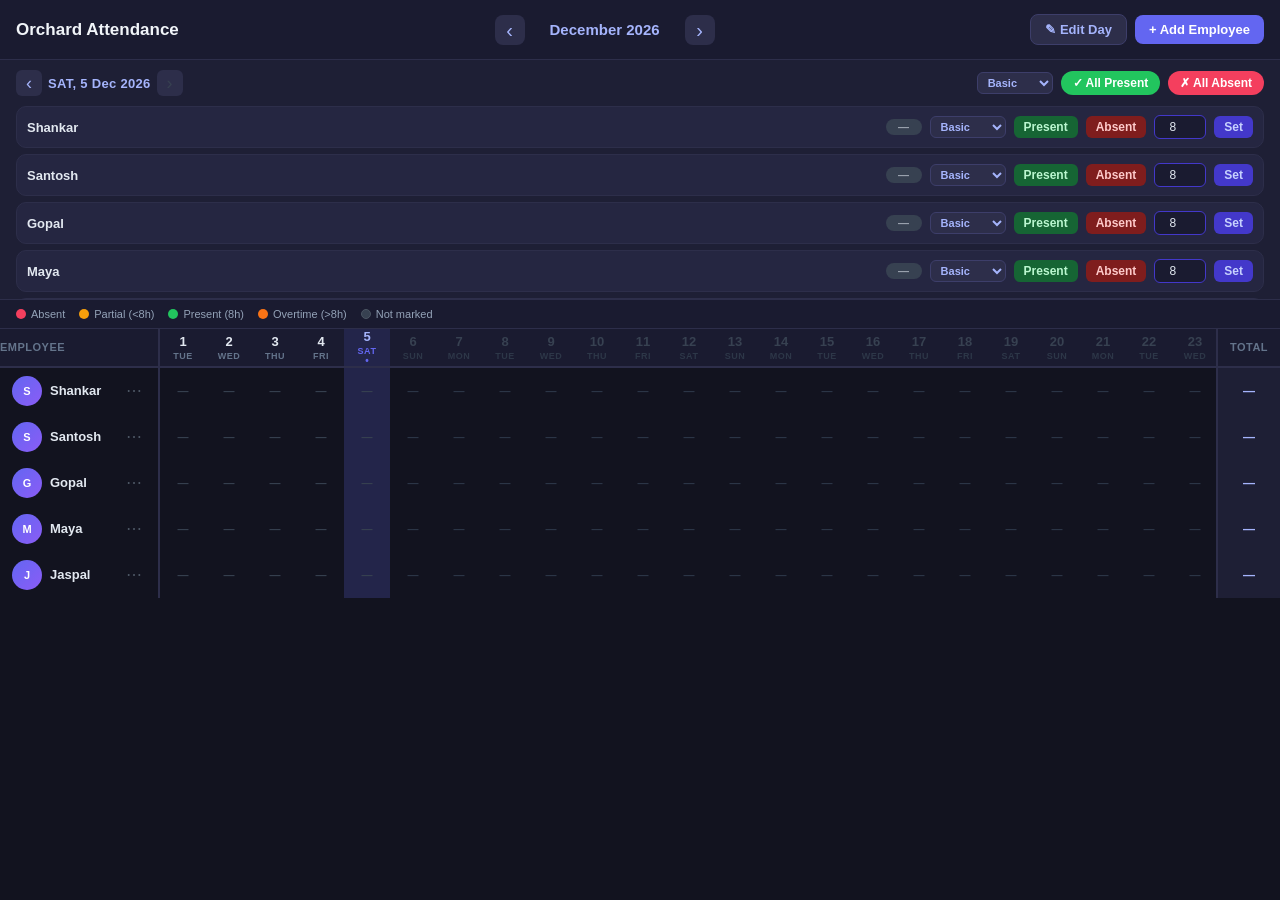
<file: attendance-tracker/attendance-tracker-standalone.html>
<!DOCTYPE html>
<html lang="en">
<head>
  <meta charset="UTF-8" />
  <meta name="viewport" content="width=device-width, initial-scale=1.0" />
  <title>Orchard Attendance</title>
  <style>
/* ── Reset ──────────────────────────────────────────────────────────────── */
*, *::before, *::after { box-sizing: border-box; margin: 0; padding: 0; }

html, body { height: 100%; }

body {
  font-family: -apple-system, BlinkMacSystemFont, 'Segoe UI', Roboto, sans-serif;
  background: #12131f;
  color: #e2e8f0;
  display: flex;
  flex-direction: column;
  min-height: 100vh;
  overflow-x: hidden;
}

.view { display: flex; flex-direction: column; height: 100vh; overflow: hidden; }


/* ══════════════════════════════════════════════════════════
   MONTH VIEW – HEADER
══════════════════════════════════════════════════════════ */
.app-header {
  display: flex;
  align-items: center;
  justify-content: space-between;
  gap: 10px;
  padding: 14px 16px;
  background: #1a1b30;
  border-bottom: 1px solid #2d2e4a;
  flex-shrink: 0;
  flex-wrap: wrap;
}

.app-title {
  font-size: 17px;
  font-weight: 700;
  color: #f1f5f9;
  white-space: nowrap;
}

.month-nav-row {
  display: flex;
  align-items: center;
  gap: 10px;
}

.month-label {
  font-size: 15px;
  font-weight: 600;
  color: #a5b4fc;
  min-width: 140px;
  text-align: center;
}

.nav-btn {
  background: #2d2e4a;
  border: none;
  color: #a5b4fc;
  font-size: 20px;
  line-height: 1;
  width: 30px;
  height: 30px;
  border-radius: 8px;
  cursor: pointer;
  display: flex;
  align-items: center;
  justify-content: center;
  transition: background 0.15s;
}
.nav-btn:hover { background: #3d3e6a; }

.add-emp-btn {
  background: #6366f1;
  color: #fff;
  border: none;
  padding: 7px 14px;
  border-radius: 8px;
  font-size: 13px;
  font-weight: 600;
  cursor: pointer;
  white-space: nowrap;
  transition: background 0.2s;
}
.add-emp-btn:hover { background: #4f46e5; }

.header-actions {
  display: flex;
  align-items: center;
  gap: 8px;
  flex-wrap: wrap;
}

.edit-day-btn {
  background: #2d2e4a;
  color: #a5b4fc;
  border: 1px solid #3d3e6a;
  padding: 7px 14px;
  border-radius: 8px;
  font-size: 13px;
  font-weight: 600;
  cursor: pointer;
  white-space: nowrap;
  transition: background 0.2s;
}
.edit-day-btn:hover { background: #3d3e6a; }


/* ══════════════════════════════════════════════════════════
   QUICK MARK PANEL
══════════════════════════════════════════════════════════ */
.quick-panel {
  background: #1e1f35;
  border-bottom: 1px solid #2d2e4a;
  padding: 10px 16px 12px;
  flex-shrink: 0;
  max-height: 240px;
  overflow-y: auto;
}

.quick-panel-hdr {
  display: flex;
  align-items: center;
  justify-content: space-between;
  gap: 10px;
  margin-bottom: 10px;
  flex-wrap: wrap;
}

.day-nav-btn {
  background: #2d2e4a;
  border: none;
  color: #a5b4fc;
  font-size: 18px;
  line-height: 1;
  width: 26px;
  height: 26px;
  border-radius: 6px;
  cursor: pointer;
  display: flex;
  align-items: center;
  justify-content: center;
  flex-shrink: 0;
  transition: background 0.15s;
}
.day-nav-btn:hover:not(:disabled) { background: #3d3e6a; }
.day-nav-btn:disabled { color: #374151; cursor: default; }

.quick-date-info {
  display: flex;
  align-items: center;
  gap: 6px;
}

.quick-date-label {
  font-size: 13px;
  font-weight: 700;
  color: #a5b4fc;
  letter-spacing: 0.3px;
}

/* Work type selector (quick panel + bulk actions) */
.qtype-sel {
  background: #2d2e4a;
  border: 1px solid #3d3e6a;
  color: #a5b4fc;
  font-size: 11px;
  font-weight: 600;
  padding: 3px 6px;
  border-radius: 6px;
  cursor: pointer;
  outline: none;
  flex-shrink: 0;
}

.bulk-actions {
  display: flex;
  align-items: center;
  gap: 8px;
}

.bulk-btn {
  padding: 5px 12px;
  border: none;
  border-radius: 20px;
  font-size: 12px;
  font-weight: 700;
  cursor: pointer;
  transition: opacity 0.2s;
}
.bulk-btn:hover { opacity: 0.85; }
.bulk-present { background: #22c55e; color: #fff; }
.bulk-absent  { background: #f43f5e; color: #fff; }

.quick-hint {
  font-size: 13px;
  color: #64748b;
  padding: 8px 0;
}

/* Employee quick-mark cards */
.quick-emp-list {
  display: flex;
  flex-direction: column;
  gap: 6px;
}

.qcard {
  display: flex;
  align-items: center;
  gap: 8px;
  padding: 8px 10px;
  background: #252641;
  border-radius: 10px;
  border: 1px solid #2d2e4a;
  flex-wrap: wrap;
}

.qcard-name {
  font-size: 13px;
  font-weight: 600;
  color: #e2e8f0;
  min-width: 80px;
  flex: 1;
}

.qcard-badge {
  font-size: 11px;
  font-weight: 700;
  padding: 2px 8px;
  border-radius: 10px;
  min-width: 36px;
  text-align: center;
}
.badge-unmarked  { background: #374151; color: #9ca3af; }
.badge-present   { background: #16a34a; color: #fff; }
.badge-absent    { background: #dc2626; color: #fff; }
.badge-partial   { background: #d97706; color: #fff; }
.badge-overtime  { background: #ea580c; color: #fff; }

.qbtn {
  padding: 4px 10px;
  border: none;
  border-radius: 6px;
  font-size: 12px;
  font-weight: 600;
  cursor: pointer;
  transition: opacity 0.15s;
}
.qbtn:hover { opacity: 0.8; }
.qbtn-present { background: #166534; color: #bbf7d0; }
.qbtn-absent  { background: #7f1d1d; color: #fecaca; }
.qbtn-set     { background: #4338ca; color: #c7d2fe; }

.qhrs-input {
  width: 52px;
  padding: 4px 6px;
  border-radius: 6px;
  border: 1px solid #4338ca;
  background: #1a1b30;
  color: #e2e8f0;
  font-size: 12px;
  text-align: center;
}

.qcard-future {
  font-size: 11px;
  color: #4b5563;
  font-style: italic;
}


/* ══════════════════════════════════════════════════════════
   LEGEND
══════════════════════════════════════════════════════════ */
.legend-bar {
  display: flex;
  align-items: center;
  gap: 14px;
  padding: 8px 16px;
  background: #1a1b30;
  border-bottom: 1px solid #2d2e4a;
  flex-shrink: 0;
  overflow-x: auto;
  white-space: nowrap;
}

.li {
  display: inline-flex;
  align-items: center;
  gap: 5px;
  font-size: 11px;
  color: #94a3b8;
}

.ld {
  width: 10px;
  height: 10px;
  border-radius: 50%;
  flex-shrink: 0;
}
.ld-absent   { background: #f43f5e; }
.ld-partial  { background: #f59e0b; }
.ld-present  { background: #22c55e; }
.ld-overtime { background: #f97316; }
.ld-unmarked { background: #374151; border: 1px solid #4b5563; }


/* ══════════════════════════════════════════════════════════
   ATTENDANCE GRID
══════════════════════════════════════════════════════════ */
.grid-outer {
  flex: 1;
  overflow: auto;
  position: relative;
}

.att-table {
  border-collapse: separate;
  border-spacing: 0;
  min-width: max-content;
  width: 100%;
}

/* ── Header row ── */
.att-table thead th {
  position: sticky;
  top: 0;
  z-index: 3;
  background: #1a1b30;
  border-bottom: 2px solid #2d2e4a;
  white-space: nowrap;
  padding: 0;
}

/* ── Employee column (sticky left) ── */
.th-emp, .td-emp {
  position: sticky;
  left: 0;
  z-index: 4;
  background: #1a1b30;
  min-width: 160px;
  max-width: 200px;
}
.th-emp { z-index: 6; } /* corner: sticky both top and left */
.td-emp { background: #12131f; border-right: 2px solid #2d2e4a; }

/* ── Total column (sticky right) ── */
.th-total, .td-total {
  position: sticky;
  right: 0;
  z-index: 4;
  background: #1a1b30;
  min-width: 64px;
  text-align: center;
}
.th-total { z-index: 6; } /* corner */
.td-total {
  background: #1e1f35;
  font-weight: 700;
  color: #a5b4fc;
  border-left: 2px solid #2d2e4a;
  font-size: 12px;
  padding: 0 10px;
}

/* ── Header cells ── */
.th-emp {
  padding: 10px 12px;
  font-size: 11px;
  font-weight: 700;
  color: #64748b;
  letter-spacing: 0.5px;
  text-align: left;
  border-right: 2px solid #2d2e4a;
}

.th-total {
  padding: 10px 8px;
  font-size: 11px;
  font-weight: 700;
  color: #64748b;
  letter-spacing: 0.5px;
  border-left: 2px solid #2d2e4a;
}

.th-day {
  padding: 6px 4px;
  text-align: center;
  min-width: 46px;
  cursor: pointer;
  transition: background 0.15s;
  user-select: none;
}
.th-day:hover { background: #252641; }

.th-dnum {
  display: block;
  font-size: 13px;
  font-weight: 700;
  color: #e2e8f0;
  line-height: 1.2;
}
.th-dname {
  display: block;
  font-size: 9px;
  color: #64748b;
  letter-spacing: 0.5px;
  margin-top: 1px;
}
.today-bullet {
  display: block;
  font-size: 10px;
  color: #6366f1;
  line-height: 1;
}

/* Today column */
.col-today .th-dnum { color: #6366f1; }
.col-today .th-dname { color: #6366f1; }
.col-today { background: #1c1e3a; }

/* Future column */
.col-future .th-dnum { color: #374151; }
.col-future .th-dname { color: #2d3748; }

/* Selected column */
.col-selected { background: #23254a !important; }
.col-selected .th-dnum { color: #a5b4fc; }

/* ── Body rows ── */
.att-table tbody tr {
  border-bottom: 1px solid #1e1f35;
}
.att-table tbody tr:hover .td-emp { background: #1e1f35; }

/* ── Day cells ── */
.td-day {
  text-align: center;
  font-size: 11px;
  font-weight: 600;
  padding: 10px 4px;
  cursor: pointer;
  transition: background 0.12s, opacity 0.12s;
  color: #94a3b8;
}
.td-day:hover { background: #252641; }

.td-day.cell-future { color: #2d3748; cursor: default; }
.td-day.cell-future:hover { background: transparent; }

/* Column highlighting */
.td-day.cell-today-col { background: #1c1e3a; }
.td-day.cell-sel-col   { background: #23254a; }

/* Attendance status colours */
.cell-present  { color: #4ade80; }
.cell-absent   { color: #f87171; }
.cell-partial  { color: #fbbf24; }
.cell-overtime { color: #fb923c; }
.cell-unmarked { color: #374151; }

/* ── Employee name cell ── */
.emp-row-cell {
  display: flex;
  align-items: center;
  gap: 8px;
  padding: 8px 12px;
}

.emp-av {
  width: 30px;
  height: 30px;
  border-radius: 50%;
  background: linear-gradient(135deg, #6366f1, #8b5cf6);
  display: flex;
  align-items: center;
  justify-content: center;
  font-size: 11px;
  font-weight: 700;
  color: #fff;
  flex-shrink: 0;
}

.emp-nm {
  font-size: 13px;
  font-weight: 600;
  color: #e2e8f0;
  cursor: pointer;
  flex: 1;
  white-space: nowrap;
  overflow: hidden;
  text-overflow: ellipsis;
  transition: color 0.15s;
}
.emp-nm:hover { color: #a5b4fc; text-decoration: underline; }

.emp-menu {
  background: none;
  border: none;
  color: #4b5563;
  font-size: 16px;
  cursor: pointer;
  padding: 2px 4px;
  border-radius: 4px;
  flex-shrink: 0;
  line-height: 1;
  transition: color 0.15s, background 0.15s;
}
.emp-menu:hover { color: #a5b4fc; background: #2d2e4a; }


/* ══════════════════════════════════════════════════════════
   EMPLOYEE VIEW
══════════════════════════════════════════════════════════ */
.emp-header {
  display: flex;
  align-items: center;
  justify-content: space-between;
  padding: 14px 16px;
  background: #fff;
  border-bottom: 1px solid #f0f0f0;
  flex-shrink: 0;
}

.back-btn {
  background: none;
  border: none;
  font-size: 15px;
  font-weight: 600;
  color: #6366f1;
  cursor: pointer;
  padding: 4px 0;
}

.emp-header-title {
  font-size: 16px;
  font-weight: 700;
  color: #1a1a2e;
}

#employee-view {
  background: #f8fafc;
  overflow-y: auto;
}

/* ── Profile Card ── */
.ep-profile-card {
  display: flex;
  align-items: center;
  gap: 16px;
  padding: 20px 20px 16px;
  background: #fff;
  flex-wrap: wrap;
}

.ep-avatar {
  width: 68px;
  height: 68px;
  border-radius: 50%;
  background: linear-gradient(135deg, #6366f1, #8b5cf6);
  display: flex;
  align-items: center;
  justify-content: center;
  font-size: 22px;
  font-weight: 800;
  color: #fff;
  flex-shrink: 0;
}

.ep-name {
  font-size: 20px;
  font-weight: 800;
  color: #1a1a2e;
}

.ep-role {
  font-size: 13px;
  color: #6b7280;
  margin-top: 3px;
}

/* ── Edit button in profile card ── */
.ep-edit-btn {
  margin-left: auto;
  flex-shrink: 0;
  align-self: flex-start;
  background: #f3f4f6;
  border: 1px solid #e5e7eb;
  color: #6366f1;
  font-size: 13px;
  font-weight: 600;
  padding: 7px 14px;
  border-radius: 8px;
  cursor: pointer;
  transition: background 0.15s;
  white-space: nowrap;
}
.ep-edit-btn:hover { background: #e5e7eb; }

/* ── Wage badge in profile card ── */
.ep-wage-badge {
  font-size: 12px;
  font-weight: 700;
  color: #16a34a;
  margin-top: 5px;
  display: inline-block;
}
.ep-wage-unset {
  color: #9ca3af;
  font-weight: 400;
  font-style: italic;
}

/* ── Stats Row ── */
.ep-stats-row {
  display: flex;
  align-items: stretch;
  flex-wrap: wrap;
  margin: 0 16px 14px;
  background: #fff;
  border-radius: 14px;
  border: 1px solid #e5e7eb;
  overflow: hidden;
}

.ep-stat {
  flex: 1;
  display: flex;
  flex-direction: column;
  align-items: center;
  justify-content: center;
  padding: 14px 8px;
  gap: 4px;
}

.ep-stat-num {
  font-size: 22px;
  font-weight: 800;
  color: #1a1a2e;
}

.ep-stat-lbl {
  font-size: 11px;
  color: #9ca3af;
  text-align: center;
}

.ep-stat-money { color: #16a34a; }
.ep-stat-muted { color: #d1d5db; }

.ep-stat-divider {
  width: 1px;
  background: #e5e7eb;
  margin: 10px 0;
}

/* ── Calendar nav ── */
.ep-cal-nav {
  display: flex;
  align-items: center;
  justify-content: space-between;
  padding: 10px 20px 6px;
}

.ep-cal-month {
  font-size: 15px;
  font-weight: 700;
  color: #1a1a2e;
}

.ep-nav-btn {
  background: #f3f4f6;
  border: none;
  width: 32px;
  height: 32px;
  border-radius: 8px;
  font-size: 18px;
  cursor: pointer;
  color: #374151;
  display: flex;
  align-items: center;
  justify-content: center;
  transition: background 0.15s;
}
.ep-nav-btn:hover { background: #e5e7eb; }

/* ── Calendar grid ── */
.ep-calendar {
  padding: 0 16px 8px;
}

.ep-cal-header {
  display: grid;
  grid-template-columns: repeat(7, 1fr);
  margin-bottom: 4px;
}

.ep-cal-header span {
  text-align: center;
  font-size: 11px;
  font-weight: 700;
  color: #9ca3af;
  padding: 6px 0;
}

.ep-cal-grid {
  display: grid;
  grid-template-columns: repeat(7, 1fr);
  gap: 4px;
}

.ep-day {
  aspect-ratio: 1;
  display: flex;
  align-items: center;
  justify-content: center;
  border-radius: 50%;
  font-size: 13px;
  font-weight: 500;
  cursor: pointer;
  color: #374151;
  transition: all 0.12s;
  user-select: none;
  position: relative;
}

.ep-day.empty { pointer-events: none; }

.ep-day.ep-future { color: #d1d5db; cursor: default; pointer-events: none; }

.ep-day.ep-today {
  font-weight: 800;
  box-shadow: 0 0 0 2px #6366f1;
  color: #6366f1;
}

.ep-day:not(.empty):not(.ep-future):hover {
  background: #f3f4f6;
}

/* Attendance states on calendar */
.ep-day.ep-present  { background: #22c55e; color: #fff; }
.ep-day.ep-absent   { background: #f43f5e; color: #fff; }
.ep-day.ep-partial  { background: linear-gradient(135deg, #22c55e 50%, #fbbf24 50%); color: #fff; }
.ep-day.ep-overtime { background: #f97316; color: #fff; }
.ep-day.ep-unmarked { color: #374151; }

/* today + status combo */
.ep-day.ep-today.ep-present  { background: #16a34a; box-shadow: 0 0 0 2px #16a34a; color: #fff; }
.ep-day.ep-today.ep-absent   { background: #e11d48; box-shadow: 0 0 0 2px #e11d48; color: #fff; }
.ep-day.ep-today.ep-partial  { background: linear-gradient(135deg, #16a34a 50%, #d97706 50%); box-shadow: 0 0 0 2px #16a34a; color: #fff; }
.ep-day.ep-today.ep-overtime { background: #ea580c; box-shadow: 0 0 0 2px #ea580c; color: #fff; }

/* Hours label under day number */
.ep-day .ep-hrs-sub {
  position: absolute;
  bottom: 1px;
  font-size: 7px;
  font-weight: 700;
  opacity: 0.85;
  line-height: 1;
}

/* ── Employee view legend ── */
.ep-legend {
  display: flex;
  flex-wrap: wrap;
  gap: 12px;
  padding: 8px 20px 20px;
}

.ep-li {
  display: flex;
  align-items: center;
  gap: 6px;
  font-size: 12px;
  color: #6b7280;
}

.ep-ld {
  width: 13px;
  height: 13px;
  border-radius: 50%;
  flex-shrink: 0;
}
.ep-ld.present  { background: #22c55e; }
.ep-ld.absent   { background: #f43f5e; }
.ep-ld.partial  { background: linear-gradient(135deg, #22c55e 50%, #fbbf24 50%); }
.ep-ld.overtime { background: #f97316; }


/* ══════════════════════════════════════════════════════════
   CELL EDIT POPUP
══════════════════════════════════════════════════════════ */
.popup-overlay {
  position: fixed;
  inset: 0;
  z-index: 40;
  background: transparent;
}

.cell-popup {
  position: fixed;
  z-index: 50;
  background: #1e1f35;
  border: 1px solid #3d3e6a;
  border-radius: 12px;
  min-width: 220px;
  box-shadow: 0 8px 32px rgba(0,0,0,0.5);
}

.cp-header {
  display: flex;
  align-items: center;
  justify-content: space-between;
  padding: 10px 14px 8px;
  border-bottom: 1px solid #2d2e4a;
}

.cp-title {
  font-size: 12px;
  font-weight: 700;
  color: #a5b4fc;
}

.cp-close {
  background: none;
  border: none;
  color: #64748b;
  font-size: 18px;
  cursor: pointer;
  line-height: 1;
  padding: 0 2px;
}
.cp-close:hover { color: #e2e8f0; }

/* Cell popup work type row */
.cp-type-row {
  display: flex;
  align-items: center;
  gap: 8px;
}

.cp-type-label {
  font-size: 11px;
  color: #94a3b8;
  flex-shrink: 0;
}

.cp-type-btns {
  display: flex;
  gap: 4px;
  flex-wrap: wrap;
}

.cp-type-btn {
  padding: 4px 10px;
  border: 1px solid #3d3e6a;
  border-radius: 6px;
  background: transparent;
  color: #94a3b8;
  font-size: 11px;
  font-weight: 600;
  cursor: pointer;
  transition: all 0.15s;
}
.cp-type-btn:hover { background: #2d2e4a; color: #e2e8f0; }
.cp-type-btn.active { background: #4338ca; border-color: #6366f1; color: #c7d2fe; }

.cp-body {
  padding: 12px 14px 14px;
  display: flex;
  flex-direction: column;
  gap: 10px;
}

.cp-quick-row {
  display: flex;
  gap: 8px;
}

.cp-btn {
  flex: 1;
  padding: 8px 4px;
  border: none;
  border-radius: 8px;
  font-size: 12px;
  font-weight: 700;
  cursor: pointer;
  transition: opacity 0.15s;
}
.cp-btn:hover { opacity: 0.85; }
.cp-present { background: #16a34a; color: #fff; }
.cp-absent  { background: #dc2626; color: #fff; }
.cp-set     { background: #4338ca; color: #c7d2fe; flex: 0; padding: 8px 14px; }

.cp-custom-row {
  display: flex;
  align-items: center;
  gap: 8px;
}

.cp-custom-label {
  font-size: 11px;
  color: #94a3b8;
  flex: 1;
}

.cp-hours-input {
  width: 58px;
  padding: 6px 8px;
  border-radius: 6px;
  border: 1px solid #4338ca;
  background: #12131f;
  color: #e2e8f0;
  font-size: 13px;
  text-align: center;
}

.cp-clear-btn {
  width: 100%;
  padding: 7px;
  border: 1px solid #374151;
  border-radius: 8px;
  background: transparent;
  color: #6b7280;
  font-size: 12px;
  cursor: pointer;
  transition: all 0.15s;
}
.cp-clear-btn:hover { border-color: #f43f5e; color: #f43f5e; }


/* ══════════════════════════════════════════════════════════
   ADD EMPLOYEE MODAL
══════════════════════════════════════════════════════════ */
.modal-overlay {
  position: fixed;
  inset: 0;
  background: rgba(0,0,0,0.7);
  z-index: 60;
  display: flex;
  align-items: center;
  justify-content: center;
  padding: 20px;
}

.modal {
  background: #1e1f35;
  border: 1px solid #3d3e6a;
  border-radius: 16px;
  padding: 24px;
  width: 100%;
  max-width: 360px;
  box-shadow: 0 12px 48px rgba(0,0,0,0.6);
}

.modal-title {
  font-size: 17px;
  font-weight: 700;
  color: #e2e8f0;
  margin-bottom: 18px;
}

.modal-field {
  display: flex;
  flex-direction: column;
  gap: 6px;
  margin-bottom: 14px;
}

.modal-field label {
  font-size: 12px;
  font-weight: 600;
  color: #94a3b8;
}

.modal-hint {
  font-size: 12px;
  color: #64748b;
  margin-bottom: 16px;
  line-height: 1.5;
}

/* Wages grid in edit modal */
.wages-grid {
  display: flex;
  flex-direction: column;
  gap: 8px;
  margin-top: 4px;
}

.wage-row {
  display: flex;
  align-items: center;
  gap: 8px;
}

.wage-type-lbl {
  font-size: 12px;
  color: #94a3b8;
  min-width: 58px;
  font-weight: 500;
}

.wage-row input {
  flex: 1;
  padding: 8px 10px;
  border-radius: 8px;
  border: 1px solid #3d3e6a;
  background: #12131f;
  color: #e2e8f0;
  font-size: 13px;
  outline: none;
  transition: border-color 0.2s;
}
.wage-row input:focus { border-color: #6366f1; }

/* Employee view wages display */
.ep-wages {
  display: flex;
  flex-wrap: wrap;
  gap: 8px;
  margin-top: 5px;
}

.ep-wage-item {
  font-size: 11px;
  color: #16a34a;
  font-weight: 600;
  display: flex;
  align-items: center;
  gap: 3px;
}

.ep-wage-type {
  color: #6b7280;
  font-weight: 500;
}

.ep-wages-unset {
  font-size: 12px;
  color: #9ca3af;
  font-style: italic;
}

.modal-field input {
  padding: 10px 12px;
  border-radius: 8px;
  border: 1px solid #3d3e6a;
  background: #12131f;
  color: #e2e8f0;
  font-size: 14px;
  outline: none;
  transition: border-color 0.2s;
}
.modal-field input:focus { border-color: #6366f1; }
.modal-field input[type="date"] { color-scheme: dark; cursor: pointer; }

.modal-actions {
  display: flex;
  gap: 10px;
  margin-top: 20px;
}

.modal-cancel {
  flex: 1;
  padding: 10px;
  border: 1px solid #374151;
  border-radius: 8px;
  background: transparent;
  color: #94a3b8;
  font-size: 14px;
  font-weight: 600;
  cursor: pointer;
  transition: all 0.15s;
}
.modal-cancel:hover { border-color: #64748b; color: #e2e8f0; }

.modal-add {
  flex: 2;
  padding: 10px;
  border: none;
  border-radius: 8px;
  background: #6366f1;
  color: #fff;
  font-size: 14px;
  font-weight: 700;
  cursor: pointer;
  transition: background 0.15s;
}
.modal-add:hover { background: #4f46e5; }


/* ══════════════════════════════════════════════════════════
   CONTEXT MENU (employee ⋯)
══════════════════════════════════════════════════════════ */
.ctx-menu {
  position: fixed;
  z-index: 55;
  background: #1e1f35;
  border: 1px solid #3d3e6a;
  border-radius: 10px;
  min-width: 170px;
  box-shadow: 0 6px 20px rgba(0,0,0,0.5);
  overflow: hidden;
}

.ctx-item {
  display: block;
  width: 100%;
  padding: 11px 16px;
  background: none;
  border: none;
  text-align: left;
  font-size: 13px;
  font-weight: 500;
  color: #e2e8f0;
  cursor: pointer;
  transition: background 0.12s;
}
.ctx-item:hover { background: #2d2e4a; }
.ctx-danger { color: #f87171; }
.ctx-danger:hover { background: #3b1a1a; }


/* ══════════════════════════════════════════════════════════
   TOAST
══════════════════════════════════════════════════════════ */
.toast {
  position: fixed;
  bottom: 28px;
  left: 50%;
  transform: translateX(-50%) translateY(80px);
  background: #1e1f35;
  border: 1px solid #3d3e6a;
  color: #e2e8f0;
  padding: 10px 22px;
  border-radius: 22px;
  font-size: 13px;
  font-weight: 600;
  opacity: 0;
  transition: all 0.28s ease;
  pointer-events: none;
  white-space: nowrap;
  z-index: 100;
  box-shadow: 0 4px 16px rgba(0,0,0,0.4);
}
.toast.show {
  opacity: 1;
  transform: translateX(-50%) translateY(0);
}


/* ══════════════════════════════════════════════════════════
   MOBILE RESPONSIVE
══════════════════════════════════════════════════════════ */

/* Fix 100vh on mobile browsers (address bar eats space) */
@supports (height: 100dvh) {
  .view { height: 100dvh; }
}

@media (max-width: 640px) {

  /* ── Header ── */
  .app-header { padding: 10px 12px; gap: 8px; }
  .app-title  { font-size: 15px; }
  .month-label { font-size: 13px; min-width: 110px; }
  .nav-btn    { width: 28px; height: 28px; font-size: 18px; }
  .edit-day-btn, .add-emp-btn { padding: 6px 10px; font-size: 12px; }

  /* ── Quick panel ── */
  .quick-panel    { padding: 8px 12px 10px; max-height: 200px; }
  .qcard          { padding: 6px 8px; gap: 6px; }
  .qcard-name     { font-size: 12px; min-width: 70px; }
  .qbtn           { padding: 5px 8px; font-size: 11px; }
  .qhrs-input     { width: 46px; font-size: 11px; }
  .bulk-btn       { padding: 5px 10px; font-size: 11px; }
  .quick-date-label { font-size: 12px; }

  /* ── Legend ── */
  .legend-bar { padding: 6px 12px; gap: 10px; }
  .li         { font-size: 10px; }

  /* ── Grid ── */
  .th-emp, .td-emp { min-width: 120px; max-width: 160px; }
  .emp-row-cell    { padding: 6px 8px; gap: 6px; }
  .emp-av          { width: 26px; height: 26px; font-size: 10px; }
  .emp-nm          { font-size: 12px; }
  .emp-menu        { font-size: 14px; }
  .th-day          { min-width: 36px; padding: 4px 2px; }
  .th-dnum         { font-size: 11px; }
  .th-dname        { font-size: 8px; }
  .td-day          { padding: 9px 2px; font-size: 10px; }
  .th-total, .td-total { min-width: 46px; font-size: 10px; }

  /* ── Cell popup → bottom sheet on mobile ── */
  .cell-popup {
    position: fixed !important;
    top: auto !important;
    bottom: 0 !important;
    left: 0 !important;
    right: 0 !important;
    width: 100% !important;
    min-width: unset;
    border-radius: 20px 20px 0 0;
    border-left: none;
    border-right: none;
    border-bottom: none;
  }
  .cp-btn { padding: 10px 4px; font-size: 13px; }
  .cp-clear-btn { padding: 10px; font-size: 13px; }

  /* ── Modals ── */
  .modal { padding: 20px 16px; }
  .modal-overlay { padding: 16px; align-items: flex-end; }
  .modal { border-radius: 20px 20px 0 0; max-width: 100%; }

  /* ── Employee view ── */
  .ep-profile-card { padding: 16px 16px 12px; gap: 12px; }
  .ep-avatar       { width: 54px; height: 54px; font-size: 18px; }
  .ep-name         { font-size: 18px; }
  .ep-stats-row    { margin: 0 12px 12px; }
  .ep-stat         { padding: 10px 4px; }
  .ep-stat-num     { font-size: 17px; }
  .ep-stat-lbl     { font-size: 10px; }
  .ep-cal-nav      { padding: 8px 14px 4px; }
  .ep-calendar     { padding: 0 12px 6px; }
  .ep-cal-grid     { gap: 3px; }
  .ep-day          { font-size: 12px; }
  .ep-legend       { padding: 6px 14px 16px; gap: 10px; }
  .ep-li           { font-size: 11px; }

  /* ── Context menu – full width at bottom on touch ── */
  .ctx-menu {
    position: fixed !important;
    top: auto !important;
    bottom: 0 !important;
    left: 0 !important;
    right: 0 !important;
    width: 100% !important;
    min-width: unset;
    border-radius: 16px 16px 0 0;
    border-left: none;
    border-right: none;
    border-bottom: none;
  }
  .ctx-item { padding: 14px 20px; font-size: 15px; }
}

@media (max-width: 380px) {
  .app-title    { font-size: 13px; }
  .month-label  { min-width: 96px; font-size: 12px; }
  .th-emp, .td-emp { min-width: 100px; }
  .emp-av       { width: 22px; height: 22px; font-size: 9px; }
  .ep-stat-num  { font-size: 15px; }
}

</style>
</head>
<body>

  <!-- ══════════════════════════════════════════════════════════════════
       MONTH VIEW  (default)
  ══════════════════════════════════════════════════════════════════ -->
  <div id="month-view" class="view">

    <!-- Header -->
    <header class="app-header">
      <span class="app-title">Orchard Attendance</span>
      <div class="month-nav-row">
        <button class="nav-btn" id="mv-prev">&#8249;</button>
        <span class="month-label" id="mv-month-label">February 2026</span>
        <button class="nav-btn" id="mv-next">&#8250;</button>
      </div>
      <div class="header-actions">
        <button class="edit-day-btn" id="edit-day-btn">&#9998; Edit Day</button>
        <button class="add-emp-btn" id="add-emp-btn">+ Add Employee</button>
      </div>
    </header>

    <!-- Quick Mark Panel -->
    <div class="quick-panel" id="quick-panel">
      <div class="quick-panel-hdr">
        <div class="quick-date-info">
          <button class="day-nav-btn" id="qd-prev" style="display:none">&#8249;</button>
          <span class="quick-date-label" id="quick-date-label">Select a day to mark attendance</span>
          <button class="day-nav-btn" id="qd-next" style="display:none">&#8250;</button>
        </div>
        <div class="bulk-actions" id="bulk-actions" style="display:none">
          <select id="bulk-type-sel" class="qtype-sel">
            <option value="basic">Basic</option>
            <option value="pruning">Pruning</option>
            <option value="netting">Netting</option>
          </select>
          <button class="bulk-btn bulk-present" id="bulk-present">&#10003; All Present</button>
          <button class="bulk-btn bulk-absent"  id="bulk-absent">&#10007; All Absent</button>
        </div>
      </div>
      <div class="quick-emp-list" id="quick-emp-list">
        <p class="quick-hint">&#8593; Click any day column above to mark attendance</p>
      </div>
    </div>

    <!-- Legend -->
    <div class="legend-bar">
      <span class="li"><span class="ld ld-absent"></span>Absent</span>
      <span class="li"><span class="ld ld-partial"></span>Partial (&lt;8h)</span>
      <span class="li"><span class="ld ld-present"></span>Present (8h)</span>
      <span class="li"><span class="ld ld-overtime"></span>Overtime (&gt;8h)</span>
      <span class="li"><span class="ld ld-unmarked"></span>Not marked</span>
    </div>

    <!-- Attendance Grid -->
    <div class="grid-outer" id="grid-outer">
      <table class="att-table">
        <thead><tr id="grid-head-row"></tr></thead>
        <tbody id="grid-body"></tbody>
      </table>
    </div>

  </div><!-- /month-view -->


  <!-- ══════════════════════════════════════════════════════════════════
       EMPLOYEE VIEW
  ══════════════════════════════════════════════════════════════════ -->
  <div id="employee-view" class="view" style="display:none">
    <header class="emp-header">
      <button class="back-btn" id="back-btn">&#8592; Back</button>
      <span class="emp-header-title">Employee Details</span>
      <span></span>
    </header>
    <div id="emp-view-content"></div>
  </div>


  <!-- ══════════════════════════════════════════════════════════════════
       CELL EDIT POPUP  (shared between both views)
  ══════════════════════════════════════════════════════════════════ -->
  <div class="popup-overlay" id="popup-overlay" style="display:none"></div>
  <div class="cell-popup" id="cell-popup" style="display:none">
    <div class="cp-header">
      <span class="cp-title" id="cp-title"></span>
      <button class="cp-close" id="cp-close">&times;</button>
    </div>
    <div class="cp-body">
      <div class="cp-type-row">
        <span class="cp-type-label">Work type:</span>
        <div class="cp-type-btns" id="cp-type-btns">
          <button class="cp-type-btn active" data-type="basic">Basic</button>
          <button class="cp-type-btn" data-type="pruning">Pruning</button>
          <button class="cp-type-btn" data-type="netting">Netting</button>
        </div>
      </div>
      <div class="cp-quick-row">
        <button class="cp-btn cp-present" id="cp-present">&#10003; Present (8h)</button>
        <button class="cp-btn cp-absent"  id="cp-absent">&#10007; Absent (0h)</button>
      </div>
      <div class="cp-custom-row">
        <label class="cp-custom-label">Custom hours:</label>
        <input class="cp-hours-input" type="number" id="cp-hours" min="0" max="24" step="0.5" value="8" />
        <button class="cp-btn cp-set" id="cp-set">Set</button>
      </div>
      <button class="cp-clear-btn" id="cp-clear">Clear / Unmark</button>
    </div>
  </div>


  <!-- ══════════════════════════════════════════════════════════════════
       ADD EMPLOYEE MODAL
  ══════════════════════════════════════════════════════════════════ -->
  <div class="modal-overlay" id="modal-overlay" style="display:none">
    <div class="modal">
      <h3 class="modal-title">Add New Employee</h3>
      <div class="modal-field">
        <label>Name</label>
        <input type="text" id="new-emp-name" placeholder="e.g. Ravi Kumar" autocomplete="off" />
      </div>
      <div class="modal-field">
        <label>Role</label>
        <input type="text" id="new-emp-role" placeholder="e.g. Maid, Driver, Cook" autocomplete="off" />
      </div>
      <div class="modal-actions">
        <button class="modal-cancel" id="modal-cancel">Cancel</button>
        <button class="modal-add"    id="modal-add">Add Employee</button>
      </div>
    </div>
  </div>

  <!-- ══════════════════════════════════════════════════════════════════
       EDIT DAY MODAL
  ══════════════════════════════════════════════════════════════════ -->
  <div class="modal-overlay" id="edit-day-overlay" style="display:none">
    <div class="modal">
      <h3 class="modal-title">&#9998; Edit a Previous Day</h3>
      <p class="modal-hint">Jump to any past date to view and edit attendance.</p>
      <div class="modal-field">
        <label>Select Date</label>
        <input type="date" id="edit-day-date" />
      </div>
      <div class="modal-actions">
        <button class="modal-cancel" id="edit-day-cancel">Cancel</button>
        <button class="modal-add"    id="edit-day-go">Go to Day</button>
      </div>
    </div>
  </div>

  <!-- ══════════════════════════════════════════════════════════════════
       EDIT EMPLOYEE MODAL
  ══════════════════════════════════════════════════════════════════ -->
  <div class="modal-overlay" id="edit-emp-overlay" style="display:none">
    <div class="modal">
      <h3 class="modal-title">Edit Employee</h3>
      <div class="modal-field">
        <label>Name</label>
        <input type="text" id="edit-emp-name" placeholder="e.g. Ravi Kumar" autocomplete="off" />
      </div>
      <div class="modal-field">
        <label>Role</label>
        <input type="text" id="edit-emp-role" placeholder="e.g. Maid, Driver, Cook" autocomplete="off" />
      </div>
      <div class="modal-field">
        <label>Daily Wages (&#8377;)</label>
        <div class="wages-grid">
          <div class="wage-row">
            <span class="wage-type-lbl">Basic</span>
            <input type="number" id="edit-emp-wage-basic" placeholder="e.g. 500" min="0" step="1" />
          </div>
          <div class="wage-row">
            <span class="wage-type-lbl">Pruning</span>
            <input type="number" id="edit-emp-wage-pruning" placeholder="e.g. 700" min="0" step="1" />
          </div>
          <div class="wage-row">
            <span class="wage-type-lbl">Netting</span>
            <input type="number" id="edit-emp-wage-netting" placeholder="e.g. 600" min="0" step="1" />
          </div>
        </div>
      </div>
      <div class="modal-actions">
        <button class="modal-cancel" id="edit-emp-cancel">Cancel</button>
        <button class="modal-add"    id="edit-emp-save">Save</button>
      </div>
    </div>
  </div>

  <!-- Employee context menu -->
  <div class="ctx-menu" id="ctx-menu" style="display:none">
    <button class="ctx-item" id="ctx-view">&#128100; View Details</button>
    <button class="ctx-item" id="ctx-edit">&#9998; Edit Name / Role</button>
    <button class="ctx-item ctx-danger" id="ctx-remove">&#128465; Remove Employee</button>
  </div>

  <!-- Toast -->
  <div class="toast" id="toast"></div>

  <script>
// ─── Constants ───────────────────────────────────────────────────────────────
const TODAY       = new Date();
const MONTHS      = ['January','February','March','April','May','June',
                     'July','August','September','October','November','December'];
const DAYS_SHORT  = ['SUN','MON','TUE','WED','THU','FRI','SAT'];
const WORK_TYPES  = [
  { key: 'basic',   label: 'Basic'   },
  { key: 'pruning', label: 'Pruning' },
  { key: 'netting', label: 'Netting' },
];

// ─── State ───────────────────────────────────────────────────────────────────
let S = {
  employees: [
    { id: 'e1', name: 'Shankar',  role: 'Worker' },
    { id: 'e2', name: 'Santosh',  role: 'Worker' },
    { id: 'e3', name: 'Gopal',    role: 'Worker' },
    { id: 'e4', name: 'Maya',     role: 'Maid'   },
    { id: 'e5', name: 'Jaspal',   role: 'Worker' },
  ],
  attendance: {},   // key: `${empId}|YYYY-MM-DD`  → hours (number, 0 = absent)
  viewYear:   TODAY.getFullYear(),
  viewMonth:  TODAY.getMonth(),
  selDay:     TODAY.getDate(),     // selected day in month view
  selEmpId:   null,
  empViewYear:  TODAY.getFullYear(),
  empViewMonth: TODAY.getMonth(),
  curView:    'month',             // 'month' | 'employee'
};

// Transient (not saved)
let popupEmpId = null;
let popupDay   = null;
let popupView  = 'month';         // which view opened the popup
let popupType  = 'basic';         // selected work type in cell popup
let ctxEmpId   = null;

// ─── Persistence ─────────────────────────────────────────────────────────────
function save() {
  localStorage.setItem('orchard_v2', JSON.stringify({
    e: S.employees,
    a: S.attendance,
  }));
}

function load() {
  try {
    const raw = localStorage.getItem('orchard_v2');
    if (!raw) return;
    const d = JSON.parse(raw);
    if (Array.isArray(d.e) && d.e.length) S.employees  = d.e;
    if (d.a && typeof d.a === 'object')   S.attendance = d.a;
  } catch { /* ignore */ }
}

// ─── Key Helpers ──────────────────────────────────────────────────────────────
function dk(y, m, d) {
  return `${y}-${String(m + 1).padStart(2,'0')}-${String(d).padStart(2,'0')}`;
}
function ak(empId, dateStr) { return `${empId}|${dateStr}`; }

// Returns { hours, type } or null. Migrates legacy number values on read.
function getEntry(empId, dateStr) {
  const v = S.attendance[ak(empId, dateStr)];
  if (v === undefined) return null;
  if (typeof v === 'number') return { hours: v, type: 'basic' };
  return v;
}

function getHrs(empId, dateStr) {
  const e = getEntry(empId, dateStr);
  return e === null ? null : e.hours;
}

function setHrs(empId, dateStr, hours, type) {
  if (hours === null) {
    delete S.attendance[ak(empId, dateStr)];
  } else {
    const existing = getEntry(empId, dateStr);
    S.attendance[ak(empId, dateStr)] = {
      hours: Number(hours),
      type: type || (existing ? existing.type : 'basic'),
    };
  }
  save();
}

// Returns the configured daily wage for a given work type (with legacy fallback).
function getWage(emp, type) {
  const wages = emp.wages || {};
  const key   = type || 'basic';
  if (wages[key] !== undefined) return wages[key];
  if (key === 'basic') return emp.wage || 0;  // backward compat for old single-wage field
  return 0;
}

// ─── Date Helpers ─────────────────────────────────────────────────────────────
function dim(y, m)   { return new Date(y, m + 1, 0).getDate(); }
function dow(y, m, d){ return new Date(y, m, d).getDay(); }   // 0=Sun

function dayStatus(y, m, d) {
  const td = new Date(TODAY.getFullYear(), TODAY.getMonth(), TODAY.getDate());
  const cd = new Date(y, m, d);
  if (cd.getTime() === td.getTime()) return 'today';
  if (cd < td) return 'past';
  return 'future';
}

// ─── Status / Labels ──────────────────────────────────────────────────────────
function statusOf(hrs) {
  if (hrs === null)  return 'unmarked';
  if (hrs === 0)     return 'absent';
  if (hrs < 8)       return 'partial';
  if (hrs === 8)     return 'present';
  return 'overtime';
}

function hrsLabel(hrs) {
  if (hrs === null) return '—';
  if (hrs === 0)    return 'Abs';
  return `${hrs}h`;
}

function fmtMoney(n) {
  return '\u20B9' + Math.round(n).toLocaleString('en-IN');
}

function initials(name) {
  return name.split(' ').map(w => w[0] || '').join('').slice(0, 2).toUpperCase();
}

// ─── Toast ────────────────────────────────────────────────────────────────────
let toastTimer;
function toast(msg) {
  const el = document.getElementById('toast');
  el.textContent = msg;
  el.classList.add('show');
  clearTimeout(toastTimer);
  toastTimer = setTimeout(() => el.classList.remove('show'), 2400);
}


// ════════════════════════════════════════════════════════════
// MONTH GRID VIEW
// ════════════════════════════════════════════════════════════

function renderMonthView() {
  const { viewYear: y, viewMonth: m, selDay } = S;
  const totalDays = dim(y, m);

  document.getElementById('mv-month-label').textContent = `${MONTHS[m]} ${y}`;

  // ── Build header row ──────────────────────────────────────
  const headRow = document.getElementById('grid-head-row');
  headRow.innerHTML = '';

  // Employee th
  const empTh = document.createElement('th');
  empTh.className = 'th-emp';
  empTh.textContent = 'EMPLOYEE';
  headRow.appendChild(empTh);

  // Day ths
  for (let d = 1; d <= totalDays; d++) {
    const th   = document.createElement('th');
    th.className = 'th-day';
    const ds   = dayStatus(y, m, d);
    const isSel = d === selDay;

    if (ds === 'today')  th.classList.add('col-today');
    if (ds === 'future') th.classList.add('col-future');
    if (isSel)           th.classList.add('col-selected');

    th.innerHTML =
      `<span class="th-dnum">${d}</span>` +
      `<span class="th-dname">${DAYS_SHORT[dow(y, m, d)]}</span>` +
      (ds === 'today' ? '<span class="today-bullet">•</span>' : '');

    th.dataset.day = d;
    th.addEventListener('click', () => { S.selDay = d; renderMonthView(); });
    headRow.appendChild(th);
  }

  // Total th
  const totTh = document.createElement('th');
  totTh.className = 'th-total';
  totTh.textContent = 'TOTAL';
  headRow.appendChild(totTh);

  // ── Build body rows ───────────────────────────────────────
  const tbody = document.getElementById('grid-body');
  tbody.innerHTML = '';

  for (const emp of S.employees) {
    const tr = document.createElement('tr');

    // Employee name cell
    const nameTd = document.createElement('td');
    nameTd.className = 'td-emp';
    nameTd.innerHTML =
      `<div class="emp-row-cell">` +
        `<span class="emp-av">${initials(emp.name)}</span>` +
        `<span class="emp-nm" data-id="${emp.id}">${emp.name}</span>` +
        `<button class="emp-menu" data-id="${emp.id}" title="Options">&#8943;</button>` +
      `</div>`;

    nameTd.querySelector('.emp-nm').addEventListener('click', () => openEmployeeView(emp.id));
    nameTd.querySelector('.emp-menu').addEventListener('click', e => showCtxMenu(emp.id, e));
    tr.appendChild(nameTd);

    // Day cells
    let monthTotal = 0;
    for (let d = 1; d <= totalDays; d++) {
      const dateStr = dk(y, m, d);
      const hrs     = getHrs(emp.id, dateStr);
      const status  = statusOf(hrs);
      const ds      = dayStatus(y, m, d);
      const isSel   = d === selDay;

      if (hrs !== null) monthTotal += hrs;

      const td = document.createElement('td');
      td.className = `td-day cell-${status}`;
      if (ds === 'today')  td.classList.add('cell-today-col');
      if (ds === 'future') td.classList.add('cell-future');
      if (isSel)           td.classList.add('cell-sel-col');

      td.textContent   = hrsLabel(hrs);
      td.dataset.empId = emp.id;
      td.dataset.day   = d;

      if (ds !== 'future') {
        td.addEventListener('click', e => openCellPopup(emp.id, d, td, e));
      }
      tr.appendChild(td);
    }

    // Total cell
    const totTd = document.createElement('td');
    totTd.className = 'td-total';
    totTd.textContent = monthTotal > 0 ? `${monthTotal}h` : '—';
    tr.appendChild(totTd);

    tbody.appendChild(tr);
  }

  renderQuickPanel();

  // Scroll selected / today column into view
  requestAnimationFrame(() => {
    const selTh = headRow.querySelector('.col-selected') ||
                  headRow.querySelector('.col-today');
    if (selTh) selTh.scrollIntoView({ behavior: 'smooth', block: 'nearest', inline: 'center' });
  });
}

// ─── Quick Mark Panel ────────────────────────────────────────────────────────
function renderQuickPanel() {
  const { selDay, viewYear: y, viewMonth: m } = S;
  const dateStr  = selDay ? dk(y, m, selDay) : null;
  const ds       = selDay ? dayStatus(y, m, selDay) : null;
  const isFuture = ds === 'future';

  const labelEl     = document.getElementById('quick-date-label');
  const bulkActions = document.getElementById('bulk-actions');
  const listEl      = document.getElementById('quick-emp-list');
  const prevBtn     = document.getElementById('qd-prev');
  const nextBtn     = document.getElementById('qd-next');

  if (!selDay) {
    prevBtn.style.display = 'none';
    nextBtn.style.display = 'none';
    bulkActions.style.display = 'none';
    listEl.innerHTML = '<p class="quick-hint">&#8593; Click any day column above to mark attendance</p>';
    return;
  }

  // Show nav arrows; disable next if already on today
  prevBtn.style.display = '';
  nextBtn.style.display = '';
  const todayDate = new Date(TODAY.getFullYear(), TODAY.getMonth(), TODAY.getDate());
  const selDate   = new Date(y, m, selDay);
  nextBtn.disabled = selDate >= todayDate;

  const dayLabel = `${DAYS_SHORT[dow(y, m, selDay)]}, ${selDay} ${MONTHS[m].slice(0,3)} ${y}`;
  labelEl.textContent = dayLabel;

  bulkActions.style.display = isFuture ? 'none' : 'flex';
  listEl.innerHTML = '';

  S.employees.forEach(emp => {
    const entry  = getEntry(emp.id, dateStr);
    const hrs    = entry ? entry.hours : null;
    const status = statusOf(hrs);

    const card = document.createElement('div');
    card.className = 'qcard';

    if (isFuture) {
      card.innerHTML =
        `<span class="qcard-name">${emp.name}</span>` +
        `<span class="qcard-future">Future date – cannot mark</span>`;
    } else {
      const defHrs  = (hrs !== null && hrs !== 0 && hrs !== 8) ? hrs : 8;
      const defType = entry ? entry.type : 'basic';
      const typeOpts = WORK_TYPES.map(t =>
        `<option value="${t.key}"${t.key === defType ? ' selected' : ''}>${t.label}</option>`
      ).join('');

      card.innerHTML =
        `<span class="qcard-name">${emp.name}</span>` +
        `<span class="qcard-badge badge-${status}">${hrsLabel(hrs)}</span>` +
        `<select class="qtype-sel">${typeOpts}</select>` +
        `<button class="qbtn qbtn-present" data-emp="${emp.id}">Present</button>` +
        `<button class="qbtn qbtn-absent"  data-emp="${emp.id}">Absent</button>` +
        `<input  class="qhrs-input" type="number" min="0" max="24" step="0.5" value="${defHrs}" />` +
        `<button class="qbtn qbtn-set"     data-emp="${emp.id}">Set</button>`;

      const inp     = card.querySelector('.qhrs-input');
      const typeSel = card.querySelector('.qtype-sel');

      card.querySelector('.qbtn-present').addEventListener('click', () => {
        const wt = typeSel.value;
        setHrs(emp.id, dateStr, 8, wt);
        renderMonthView();
        toast(`${emp.name}: Present (8h) – ${WORK_TYPES.find(t => t.key === wt)?.label || wt}`);
      });
      card.querySelector('.qbtn-absent').addEventListener('click', () => {
        setHrs(emp.id, dateStr, 0, typeSel.value);
        renderMonthView();
        toast(`${emp.name}: Absent`);
      });
      card.querySelector('.qbtn-set').addEventListener('click', () => {
        const v  = parseFloat(inp.value);
        const wt = typeSel.value;
        if (isNaN(v) || v < 0 || v > 24) { toast('Enter hours between 0 and 24'); return; }
        setHrs(emp.id, dateStr, v, wt);
        renderMonthView();
        toast(`${emp.name}: ${v}h – ${WORK_TYPES.find(t => t.key === wt)?.label || wt}`);
      });
    }

    listEl.appendChild(card);
  });
}

// ─── Day navigation (prev / next) ────────────────────────────────────────────
function changeSelDay(dir) {
  if (!S.selDay) return;
  let y = S.viewYear, m = S.viewMonth, d = S.selDay + dir;

  if (d < 1) {
    m--;
    if (m < 0) { m = 11; y--; }
    d = dim(y, m);
  } else if (d > dim(y, m)) {
    m++;
    if (m > 11) { m = 0; y++; }
    d = 1;
  }

  // Never step into the future
  const target    = new Date(y, m, d);
  const todayDate = new Date(TODAY.getFullYear(), TODAY.getMonth(), TODAY.getDate());
  if (target > todayDate) return;

  S.viewYear  = y;
  S.viewMonth = m;
  S.selDay    = d;
  closeCellPopup();
  renderMonthView();
}

// ─── Mark All for selected day ────────────────────────────────────────────────
function markAllForDay(type, workType) {
  if (!S.selDay) return;
  const dateStr = dk(S.viewYear, S.viewMonth, S.selDay);
  const hrs     = type === 'present' ? 8 : 0;
  const wt      = workType || 'basic';
  S.employees.forEach(emp => setHrs(emp.id, dateStr, hrs, wt));
  renderMonthView();
  const wtLabel = WORK_TYPES.find(t => t.key === wt)?.label || 'Basic';
  toast(type === 'present' ? `All Present (8h) – ${wtLabel}` : 'All marked Absent');
}

// ─── Month navigation (month view) ───────────────────────────────────────────
function changeMonthView(dir) {
  S.viewMonth += dir;
  if (S.viewMonth > 11) { S.viewMonth = 0;  S.viewYear++;  }
  if (S.viewMonth < 0)  { S.viewMonth = 11; S.viewYear--;  }
  // Keep selDay within valid range
  S.selDay = Math.min(S.selDay, dim(S.viewYear, S.viewMonth));
  closeCellPopup();
  renderMonthView();
}


// ════════════════════════════════════════════════════════════
// CELL EDIT POPUP
// ════════════════════════════════════════════════════════════

function openCellPopup(empId, day, cellEl, evt) {
  evt.stopPropagation();
  popupEmpId = empId;
  popupDay   = day;
  popupView  = S.curView;

  const y  = S.curView === 'month' ? S.viewYear  : S.empViewYear;
  const m  = S.curView === 'month' ? S.viewMonth : S.empViewMonth;
  const dateStr = dk(y, m, day);
  const entry   = getEntry(empId, dateStr);
  const hrs     = entry ? entry.hours : null;
  popupType     = entry ? entry.type  : 'basic';
  const emp     = S.employees.find(e => e.id === empId);
  if (!emp) return;
  const dayName = DAYS_SHORT[dow(y, m, day)];

  document.getElementById('cp-title').textContent =
    `${emp.name} – ${dayName} ${day} ${MONTHS[m].slice(0,3)} ${y}`;
  document.getElementById('cp-hours').value = hrs !== null ? hrs : 8;

  // Highlight the correct type button
  document.querySelectorAll('.cp-type-btn').forEach(btn => {
    btn.classList.toggle('active', btn.dataset.type === popupType);
  });

  const popup   = document.getElementById('cell-popup');
  const overlay = document.getElementById('popup-overlay');
  popup.style.display   = 'block';
  overlay.style.display = 'block';

  // Position near cell
  const rect = cellEl.getBoundingClientRect();
  let top  = rect.bottom + 6;
  let left = rect.left;
  popup.style.top  = `${top}px`;
  popup.style.left = `${left}px`;

  requestAnimationFrame(() => {
    const pw = popup.offsetWidth;
    const ph = popup.offsetHeight;
    if (left + pw > window.innerWidth - 8)  left = window.innerWidth  - pw - 8;
    if (top  + ph > window.innerHeight - 8) top  = rect.top - ph - 6;
    popup.style.top  = `${top}px`;
    popup.style.left = `${left}px`;
  });
}

function closeCellPopup() {
  document.getElementById('cell-popup').style.display   = 'none';
  document.getElementById('popup-overlay').style.display = 'none';
  popupEmpId = null;
  popupDay   = null;
}

function applyPopup(hrs) {
  if (popupEmpId === null || popupDay === null) return;
  const y = popupView === 'month' ? S.viewYear  : S.empViewYear;
  const m = popupView === 'month' ? S.viewMonth : S.empViewMonth;
  const dateStr = dk(y, m, popupDay);
  const emp = S.employees.find(e => e.id === popupEmpId);
  if (!emp) { closeCellPopup(); return; }

  setHrs(popupEmpId, dateStr, hrs, hrs === null ? undefined : popupType);
  closeCellPopup();

  const label = hrs === null ? 'Cleared' : hrs === 0 ? 'Absent' : `${hrs}h`;
  toast(`${emp.name}: ${label}`);

  if (popupView === 'month')    renderMonthView();
  else                          renderEmployeeView();
}


// ════════════════════════════════════════════════════════════
// EMPLOYEE VIEW
// ════════════════════════════════════════════════════════════

function openEmployeeView(empId) {
  S.curView     = 'employee';
  S.selEmpId    = empId;
  S.empViewYear  = S.viewYear;
  S.empViewMonth = S.viewMonth;
  closeCtxMenu();
  document.getElementById('month-view').style.display    = 'none';
  document.getElementById('employee-view').style.display = '';
  renderEmployeeView();
}

function closeEmployeeView() {
  S.curView  = 'month';
  S.selEmpId = null;
  closeCellPopup();
  document.getElementById('employee-view').style.display = 'none';
  document.getElementById('month-view').style.display    = '';
  renderMonthView();
}

function renderEmployeeView() {
  const emp = S.employees.find(e => e.id === S.selEmpId);
  if (!emp) return;

  const y = S.empViewYear, m = S.empViewMonth;
  const totalDays = dim(y, m);

  // ── Calculate stats ───────────────────────────────────────
  const wages = emp.wages || (emp.wage ? { basic: emp.wage } : {});
  const hasWages = Object.values(wages).some(v => v > 0);
  let monthHrs = 0, allTimeHrs = 0;
  let presentCount = 0, absentCount = 0;
  let monthEarnings = 0, allTimeEarnings = 0;

  for (let d = 1; d <= totalDays; d++) {
    const entry = getEntry(emp.id, dk(y, m, d));
    if (entry !== null) {
      monthHrs += entry.hours;
      const w = getWage(emp, entry.type);
      if (w && entry.hours > 0) monthEarnings += (entry.hours / 8) * w;
    }
  }

  for (const [key, val] of Object.entries(S.attendance)) {
    if (key.startsWith(`${emp.id}|`)) {
      const entry = typeof val === 'number' ? { hours: val, type: 'basic' } : val;
      allTimeHrs += entry.hours;
      if (entry.hours > 0) {
        presentCount++;
        const w = getWage(emp, entry.type);
        if (w) allTimeEarnings += (entry.hours / 8) * w;
      }
      if (entry.hours === 0) absentCount++;
    }
  }

  const wagesDisplayHtml = hasWages
    ? WORK_TYPES.filter(t => wages[t.key] > 0)
        .map(t => `<span class="ep-wage-item"><span class="ep-wage-type">${t.label}:</span> ${fmtMoney(wages[t.key])}/day</span>`)
        .join('')
    : '<span class="ep-wages-unset">Tap Edit to set wages</span>';

  const monthEarnStr  = hasWages ? fmtMoney(monthEarnings)  : '—';
  const totalEarnStr  = hasWages ? fmtMoney(allTimeEarnings) : '—';

  // ── Render ────────────────────────────────────────────────
  const content = document.getElementById('emp-view-content');
  content.innerHTML =
    `<div class="ep-profile-card">
       <div class="ep-avatar">${initials(emp.name)}</div>
       <div class="ep-info">
         <h2 class="ep-name">${emp.name}</h2>
         <p class="ep-role">${emp.role}</p>
         <div class="ep-wages">${wagesDisplayHtml}</div>
       </div>
       <button class="ep-edit-btn" id="ep-edit-btn">&#9998; Edit</button>
     </div>

     <div class="ep-stats-row">
       <div class="ep-stat">
         <span class="ep-stat-num">${monthHrs}h</span>
         <span class="ep-stat-lbl">This Month</span>
       </div>
       <div class="ep-stat-divider"></div>
       <div class="ep-stat">
         <span class="ep-stat-num ${!hasWages ? 'ep-stat-muted' : 'ep-stat-money'}">${monthEarnStr}</span>
         <span class="ep-stat-lbl">Month Earned</span>
       </div>
       <div class="ep-stat-divider"></div>
       <div class="ep-stat">
         <span class="ep-stat-num ${!hasWages ? 'ep-stat-muted' : 'ep-stat-money'}">${totalEarnStr}</span>
         <span class="ep-stat-lbl">Total Earned</span>
       </div>
       <div class="ep-stat-divider"></div>
       <div class="ep-stat">
         <span class="ep-stat-num">${presentCount}</span>
         <span class="ep-stat-lbl">Days Present</span>
       </div>
       <div class="ep-stat-divider"></div>
       <div class="ep-stat">
         <span class="ep-stat-num">${absentCount}</span>
         <span class="ep-stat-lbl">Days Absent</span>
       </div>
     </div>

     <div class="ep-cal-nav">
       <button class="ep-nav-btn" id="ep-prev">&#8249;</button>
       <span class="ep-cal-month">${MONTHS[m]} ${y}</span>
       <button class="ep-nav-btn" id="ep-next">&#8250;</button>
     </div>

     <div class="ep-calendar">
       <div class="ep-cal-header">
         <span>Sun</span><span>Mon</span><span>Tue</span><span>Wed</span>
         <span>Thu</span><span>Fri</span><span>Sat</span>
       </div>
       <div class="ep-cal-grid" id="ep-cal-grid"></div>
     </div>

     <div class="ep-legend">
       <span class="ep-li"><span class="ep-ld present"></span>Present (8h)</span>
       <span class="ep-li"><span class="ep-ld absent"></span>Absent</span>
       <span class="ep-li"><span class="ep-ld partial"></span>Partial (&lt;8h)</span>
       <span class="ep-li"><span class="ep-ld overtime"></span>Overtime (&gt;8h)</span>
     </div>`;

  // Build calendar grid
  const grid      = document.getElementById('ep-cal-grid');
  const firstDow  = dow(y, m, 1); // 0=Sun

  // Blank cells for offset
  for (let i = 0; i < firstDow; i++) {
    const blank = document.createElement('div');
    blank.className = 'ep-day empty';
    grid.appendChild(blank);
  }

  // Day cells
  for (let d = 1; d <= totalDays; d++) {
    const dateStr = dk(y, m, d);
    const hrs     = getHrs(emp.id, dateStr);
    const status  = statusOf(hrs);
    const ds      = dayStatus(y, m, d);

    const cell = document.createElement('div');
    cell.className = `ep-day ep-${status}`;
    if (ds === 'today')  cell.classList.add('ep-today');
    if (ds === 'future') cell.classList.add('ep-future');

    cell.textContent = d;

    // Sub-label showing hours
    if (hrs !== null && hrs !== 8 && hrs !== 0) {
      const sub = document.createElement('span');
      sub.className   = 'ep-hrs-sub';
      sub.textContent = `${hrs}h`;
      cell.appendChild(sub);
    }

    if (ds !== 'future') {
      cell.title = hrs !== null ? `${hrs}h` : 'Not marked';
      cell.addEventListener('click', e => openCellPopup(emp.id, d, cell, e));
    }
    grid.appendChild(cell);
  }

  // Edit button in profile card
  document.getElementById('ep-edit-btn').addEventListener('click', () => openEditEmpModal(S.selEmpId));

  // Month navigation
  document.getElementById('ep-prev').addEventListener('click', () => {
    S.empViewMonth--;
    if (S.empViewMonth < 0) { S.empViewMonth = 11; S.empViewYear--; }
    closeCellPopup();
    renderEmployeeView();
  });
  document.getElementById('ep-next').addEventListener('click', () => {
    S.empViewMonth++;
    if (S.empViewMonth > 11) { S.empViewMonth = 0; S.empViewYear++; }
    closeCellPopup();
    renderEmployeeView();
  });
}


// ════════════════════════════════════════════════════════════
// ADD EMPLOYEE
// ════════════════════════════════════════════════════════════

function openAddEmployeeModal() {
  document.getElementById('new-emp-name').value = '';
  document.getElementById('new-emp-role').value = '';
  document.getElementById('modal-overlay').style.display = 'flex';
  setTimeout(() => document.getElementById('new-emp-name').focus(), 80);
}

function closeAddEmployeeModal() {
  document.getElementById('modal-overlay').style.display = 'none';
}

function addEmployee() {
  const name = document.getElementById('new-emp-name').value.trim();
  const role = document.getElementById('new-emp-role').value.trim() || 'Worker';
  if (!name) { toast('Please enter a name'); return; }
  const id = 'e' + Date.now();
  S.employees.push({ id, name, role });
  save();
  closeAddEmployeeModal();
  renderMonthView();
  toast(`${name} added`);
}


// ════════════════════════════════════════════════════════════
// EDIT PREVIOUS DAY
// ════════════════════════════════════════════════════════════

function openEditDayModal() {
  const todayStr = dk(TODAY.getFullYear(), TODAY.getMonth(), TODAY.getDate());
  const inp = document.getElementById('edit-day-date');
  inp.max   = todayStr;
  // Pre-fill with currently selected day (if past/today), else today
  const curStr = S.selDay ? dk(S.viewYear, S.viewMonth, S.selDay) : todayStr;
  inp.value = curStr <= todayStr ? curStr : todayStr;
  document.getElementById('edit-day-overlay').style.display = 'flex';
  setTimeout(() => inp.focus(), 80);
}

function closeEditDayModal() {
  document.getElementById('edit-day-overlay').style.display = 'none';
}

function applyEditDay() {
  const val = document.getElementById('edit-day-date').value;
  if (!val) { toast('Please select a date'); return; }

  const parts = val.split('-');
  const y = Number(parts[0]), month = Number(parts[1]) - 1, d = Number(parts[2]);

  const selected = new Date(y, month, d);
  const todayDate = new Date(TODAY.getFullYear(), TODAY.getMonth(), TODAY.getDate());
  if (selected > todayDate) { toast('Cannot edit future dates'); return; }

  S.viewYear  = y;
  S.viewMonth = month;
  S.selDay    = d;
  closeEditDayModal();

  // If in employee view, switch back to month view
  if (S.curView !== 'month') {
    S.curView = 'month';
    S.selEmpId = null;
    closeCellPopup();
    document.getElementById('employee-view').style.display = 'none';
    document.getElementById('month-view').style.display    = '';
  }

  renderMonthView();
  toast(`Editing ${DAYS_SHORT[new Date(y, month, d).getDay()]}, ${d} ${MONTHS[month].slice(0,3)} ${y}`);
}


// ════════════════════════════════════════════════════════════
// EDIT EMPLOYEE NAME / ROLE
// ════════════════════════════════════════════════════════════

let editEmpId = null;

function openEditEmpModal(empId) {
  const emp = S.employees.find(e => e.id === empId);
  if (!emp) return;
  editEmpId = empId;
  document.getElementById('edit-emp-name').value = emp.name;
  document.getElementById('edit-emp-role').value = emp.role;
  const wages = emp.wages || (emp.wage ? { basic: emp.wage } : {});
  document.getElementById('edit-emp-wage-basic').value   = wages.basic   || '';
  document.getElementById('edit-emp-wage-pruning').value = wages.pruning || '';
  document.getElementById('edit-emp-wage-netting').value = wages.netting || '';
  document.getElementById('edit-emp-overlay').style.display = 'flex';
  setTimeout(() => document.getElementById('edit-emp-name').focus(), 80);
}

function closeEditEmpModal() {
  document.getElementById('edit-emp-overlay').style.display = 'none';
  editEmpId = null;
}

function saveEditEmp() {
  const name = document.getElementById('edit-emp-name').value.trim();
  const role = document.getElementById('edit-emp-role').value.trim() || 'Worker';
  if (!name) { toast('Please enter a name'); return; }

  const parseW = id => {
    const raw = document.getElementById(id).value;
    return raw !== '' ? Math.max(0, Math.round(Number(raw))) : 0;
  };
  const wages = {
    basic:   parseW('edit-emp-wage-basic'),
    pruning: parseW('edit-emp-wage-pruning'),
    netting: parseW('edit-emp-wage-netting'),
  };

  const emp = S.employees.find(e => e.id === editEmpId);
  if (!emp) return;
  emp.name  = name;
  emp.role  = role;
  emp.wages = wages;
  delete emp.wage;
  save();
  closeEditEmpModal();
  if (S.curView === 'employee' && S.selEmpId === editEmpId) renderEmployeeView();
  else renderMonthView();
  toast(`Updated: ${name}`);
}


// ════════════════════════════════════════════════════════════
// REMOVE EMPLOYEE  (context menu)
// ════════════════════════════════════════════════════════════

function showCtxMenu(empId, evt) {
  evt.stopPropagation();
  ctxEmpId = empId;
  const menu = document.getElementById('ctx-menu');
  menu.style.display = 'block';

  let top  = evt.clientY;
  let left = evt.clientX;
  menu.style.top  = `${top}px`;
  menu.style.left = `${left}px`;

  requestAnimationFrame(() => {
    const mw = menu.offsetWidth, mh = menu.offsetHeight;
    if (left + mw > window.innerWidth  - 8) left = window.innerWidth  - mw - 8;
    if (top  + mh > window.innerHeight - 8) top  = window.innerHeight - mh - 8;
    menu.style.top  = `${top}px`;
    menu.style.left = `${left}px`;
  });
}

function closeCtxMenu() {
  document.getElementById('ctx-menu').style.display = 'none';
  ctxEmpId = null;
}

function removeEmployee(empId) {
  const emp = S.employees.find(e => e.id === empId);
  if (!emp) return;
  if (!confirm(`Remove "${emp.name}" from the list? Their attendance data will also be deleted.`)) return;

  S.employees = S.employees.filter(e => e.id !== empId);
  // Remove attendance records
  for (const key of Object.keys(S.attendance)) {
    if (key.startsWith(`${empId}|`)) delete S.attendance[key];
  }
  save();
  closeCtxMenu();
  renderMonthView();
  toast(`${emp.name} removed`);
}


// ════════════════════════════════════════════════════════════
// GLOBAL EVENT WIRING
// ════════════════════════════════════════════════════════════

function wireEvents() {
  // Month navigation
  document.getElementById('mv-prev').addEventListener('click', () => changeMonthView(-1));
  document.getElementById('mv-next').addEventListener('click', () => changeMonthView(1));

  // Day prev/next
  document.getElementById('qd-prev').addEventListener('click', () => changeSelDay(-1));
  document.getElementById('qd-next').addEventListener('click', () => changeSelDay(1));

  // Edit day
  document.getElementById('edit-day-btn').addEventListener('click', openEditDayModal);
  document.getElementById('edit-day-cancel').addEventListener('click', closeEditDayModal);
  document.getElementById('edit-day-go').addEventListener('click', applyEditDay);
  document.getElementById('edit-day-overlay').addEventListener('click', e => {
    if (e.target === document.getElementById('edit-day-overlay')) closeEditDayModal();
  });
  document.getElementById('edit-day-date').addEventListener('keydown', e => {
    if (e.key === 'Enter') applyEditDay();
  });

  // Add employee
  document.getElementById('add-emp-btn').addEventListener('click', openAddEmployeeModal);
  document.getElementById('modal-cancel').addEventListener('click', closeAddEmployeeModal);
  document.getElementById('modal-add').addEventListener('click', addEmployee);
  document.getElementById('new-emp-name').addEventListener('keydown', e => {
    if (e.key === 'Enter') document.getElementById('new-emp-role').focus();
  });
  document.getElementById('new-emp-role').addEventListener('keydown', e => {
    if (e.key === 'Enter') addEmployee();
  });

  // Close modal on overlay click
  document.getElementById('modal-overlay').addEventListener('click', e => {
    if (e.target === document.getElementById('modal-overlay')) closeAddEmployeeModal();
  });

  // Bulk mark
  document.getElementById('bulk-present').addEventListener('click', () => {
    const wt = document.getElementById('bulk-type-sel').value;
    markAllForDay('present', wt);
  });
  document.getElementById('bulk-absent').addEventListener('click', () => {
    const wt = document.getElementById('bulk-type-sel').value;
    markAllForDay('absent', wt);
  });

  // Work type buttons in cell popup
  document.querySelectorAll('.cp-type-btn').forEach(btn => {
    btn.addEventListener('click', () => {
      popupType = btn.dataset.type;
      document.querySelectorAll('.cp-type-btn').forEach(b =>
        b.classList.toggle('active', b === btn)
      );
    });
  });

  // Cell popup actions
  document.getElementById('cp-close').addEventListener('click', closeCellPopup);
  document.getElementById('popup-overlay').addEventListener('click', closeCellPopup);

  document.getElementById('cp-present').addEventListener('click', () => applyPopup(8));
  document.getElementById('cp-absent').addEventListener('click',  () => applyPopup(0));
  document.getElementById('cp-clear').addEventListener('click',   () => applyPopup(null));
  document.getElementById('cp-set').addEventListener('click', () => {
    const v = parseFloat(document.getElementById('cp-hours').value);
    if (isNaN(v) || v < 0 || v > 24) { toast('Enter hours between 0 and 24'); return; }
    applyPopup(v);
  });
  document.getElementById('cp-hours').addEventListener('keydown', e => {
    if (e.key === 'Enter') document.getElementById('cp-set').click();
  });

  // Context menu actions
  document.getElementById('ctx-view').addEventListener('click', () => {
    if (ctxEmpId) openEmployeeView(ctxEmpId);
  });
  document.getElementById('ctx-edit').addEventListener('click', () => {
    if (ctxEmpId) { closeCtxMenu(); openEditEmpModal(ctxEmpId); }
  });
  document.getElementById('ctx-remove').addEventListener('click', () => {
    if (ctxEmpId) removeEmployee(ctxEmpId);
  });

  // Edit employee modal
  document.getElementById('edit-emp-cancel').addEventListener('click', closeEditEmpModal);
  document.getElementById('edit-emp-save').addEventListener('click', saveEditEmp);
  document.getElementById('edit-emp-overlay').addEventListener('click', e => {
    if (e.target === document.getElementById('edit-emp-overlay')) closeEditEmpModal();
  });
  document.getElementById('edit-emp-name').addEventListener('keydown', e => {
    if (e.key === 'Enter') document.getElementById('edit-emp-role').focus();
  });
  document.getElementById('edit-emp-role').addEventListener('keydown', e => {
    if (e.key === 'Enter') document.getElementById('edit-emp-wage-basic').focus();
  });
  document.getElementById('edit-emp-wage-basic').addEventListener('keydown', e => {
    if (e.key === 'Enter') document.getElementById('edit-emp-wage-pruning').focus();
  });
  document.getElementById('edit-emp-wage-pruning').addEventListener('keydown', e => {
    if (e.key === 'Enter') document.getElementById('edit-emp-wage-netting').focus();
  });
  document.getElementById('edit-emp-wage-netting').addEventListener('keydown', e => {
    if (e.key === 'Enter') saveEditEmp();
  });

  // Close context menu on outside click
  document.addEventListener('click', () => closeCtxMenu());

  // Employee view back button
  document.getElementById('back-btn').addEventListener('click', closeEmployeeView);

  // Keyboard escape
  document.addEventListener('keydown', e => {
    if (e.key === 'Escape') {
      closeCellPopup();
      closeCtxMenu();
      closeAddEmployeeModal();
      closeEditDayModal();
      closeEditEmpModal();
    }
  });
}

// ─── Init ─────────────────────────────────────────────────────────────────────
load();
wireEvents();
renderMonthView();

</script>
</body>
</html>
</file>
